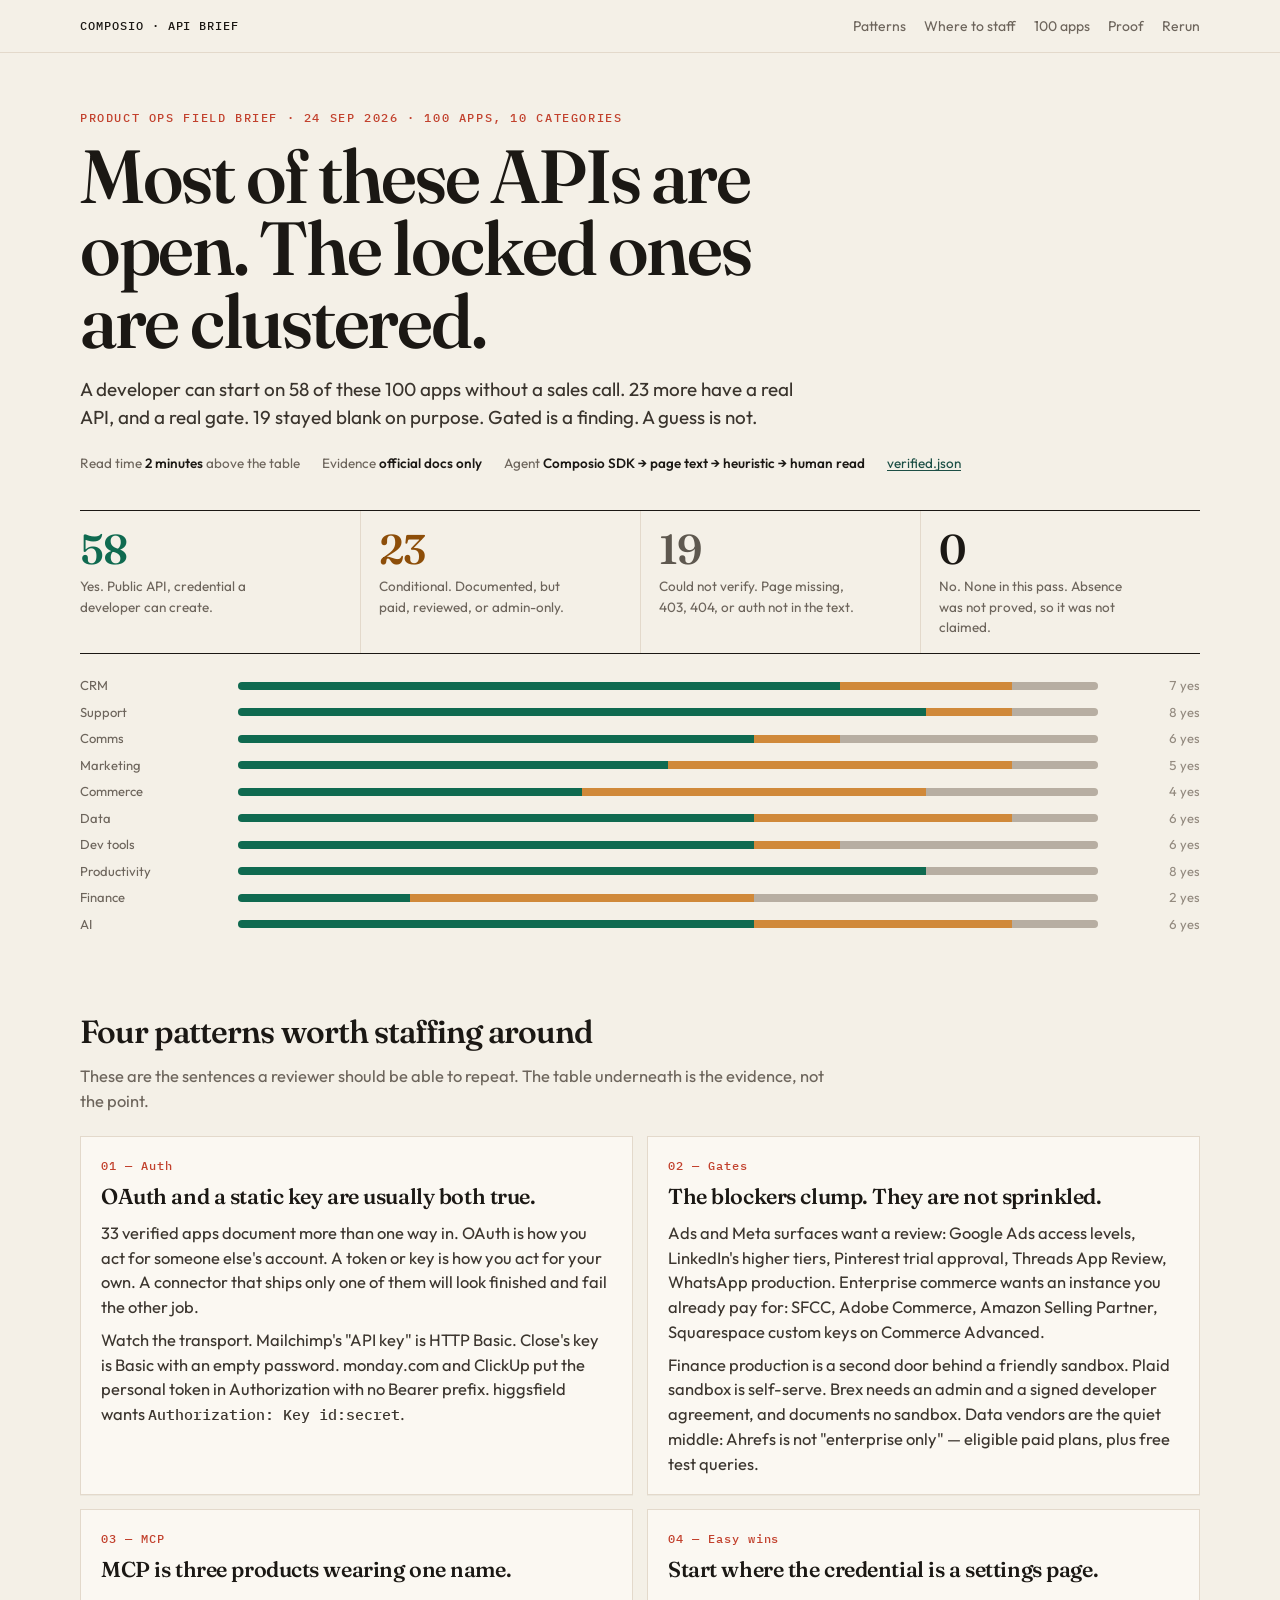
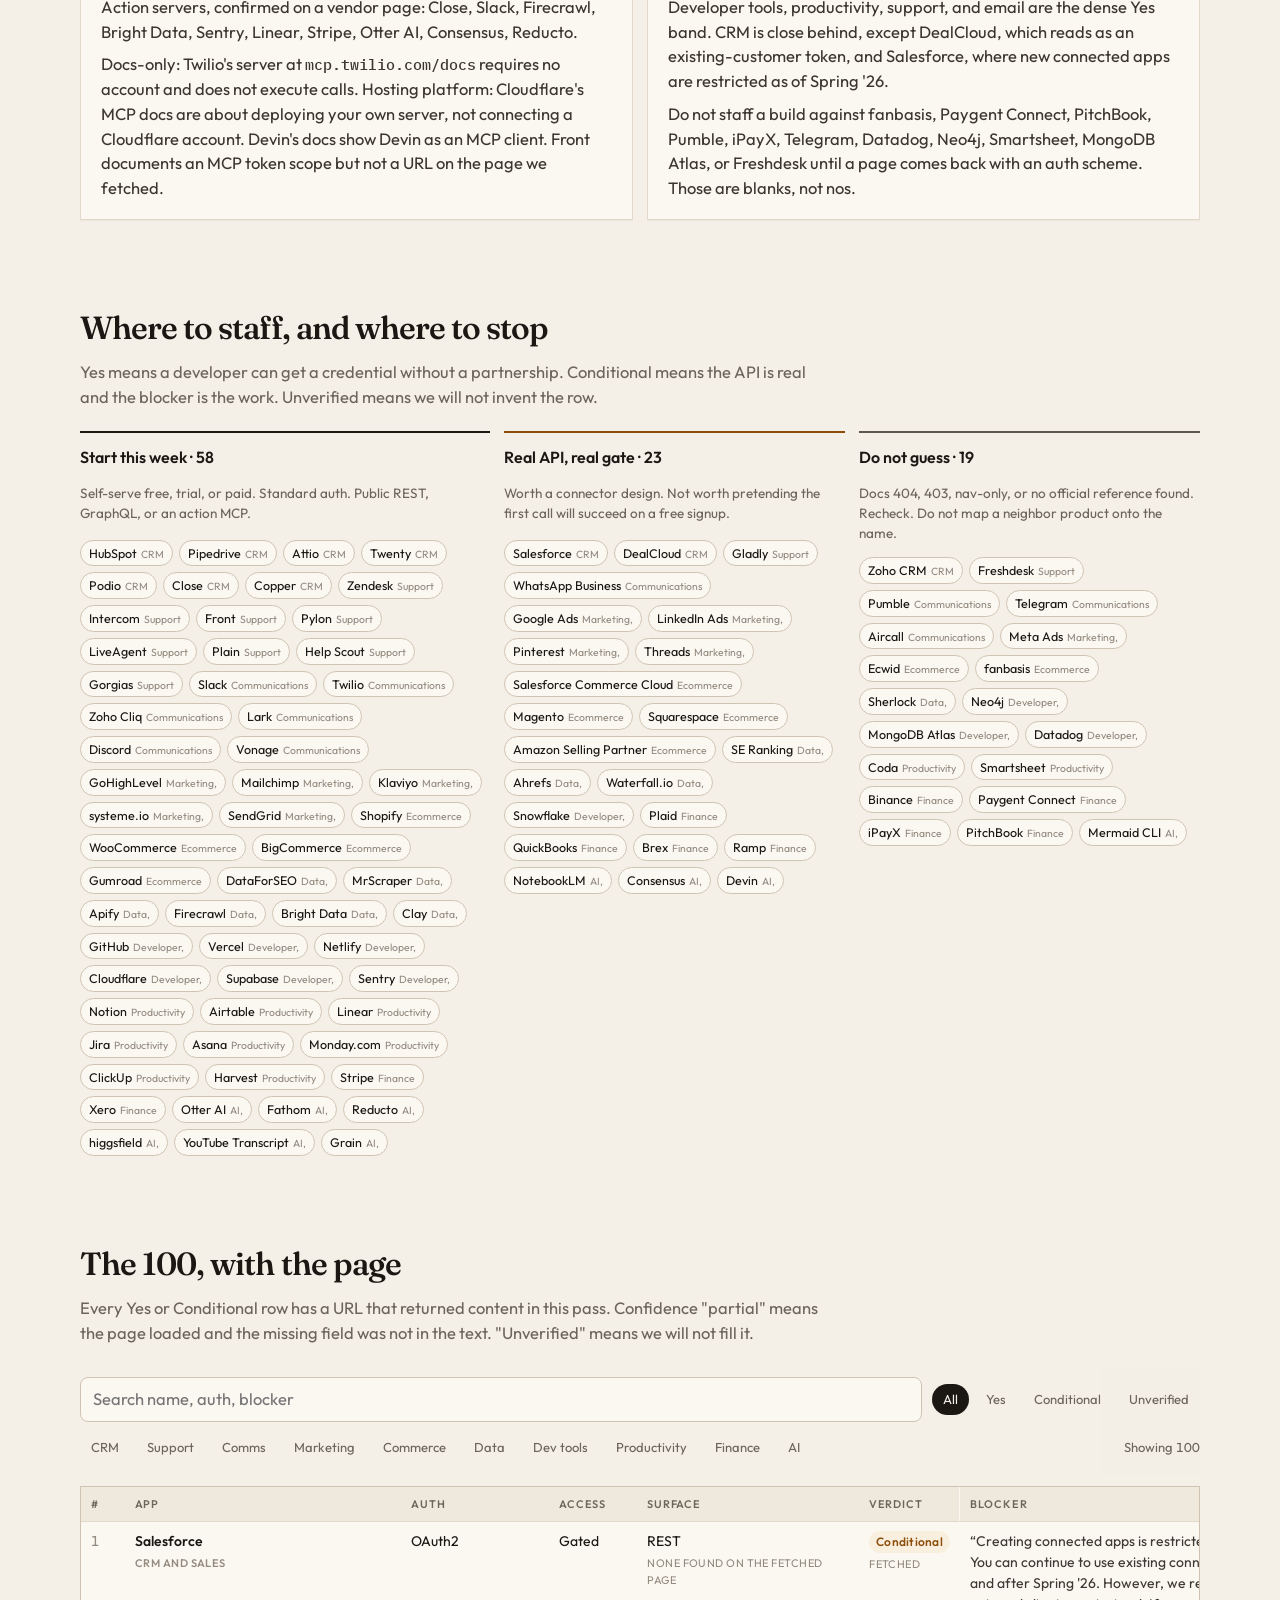
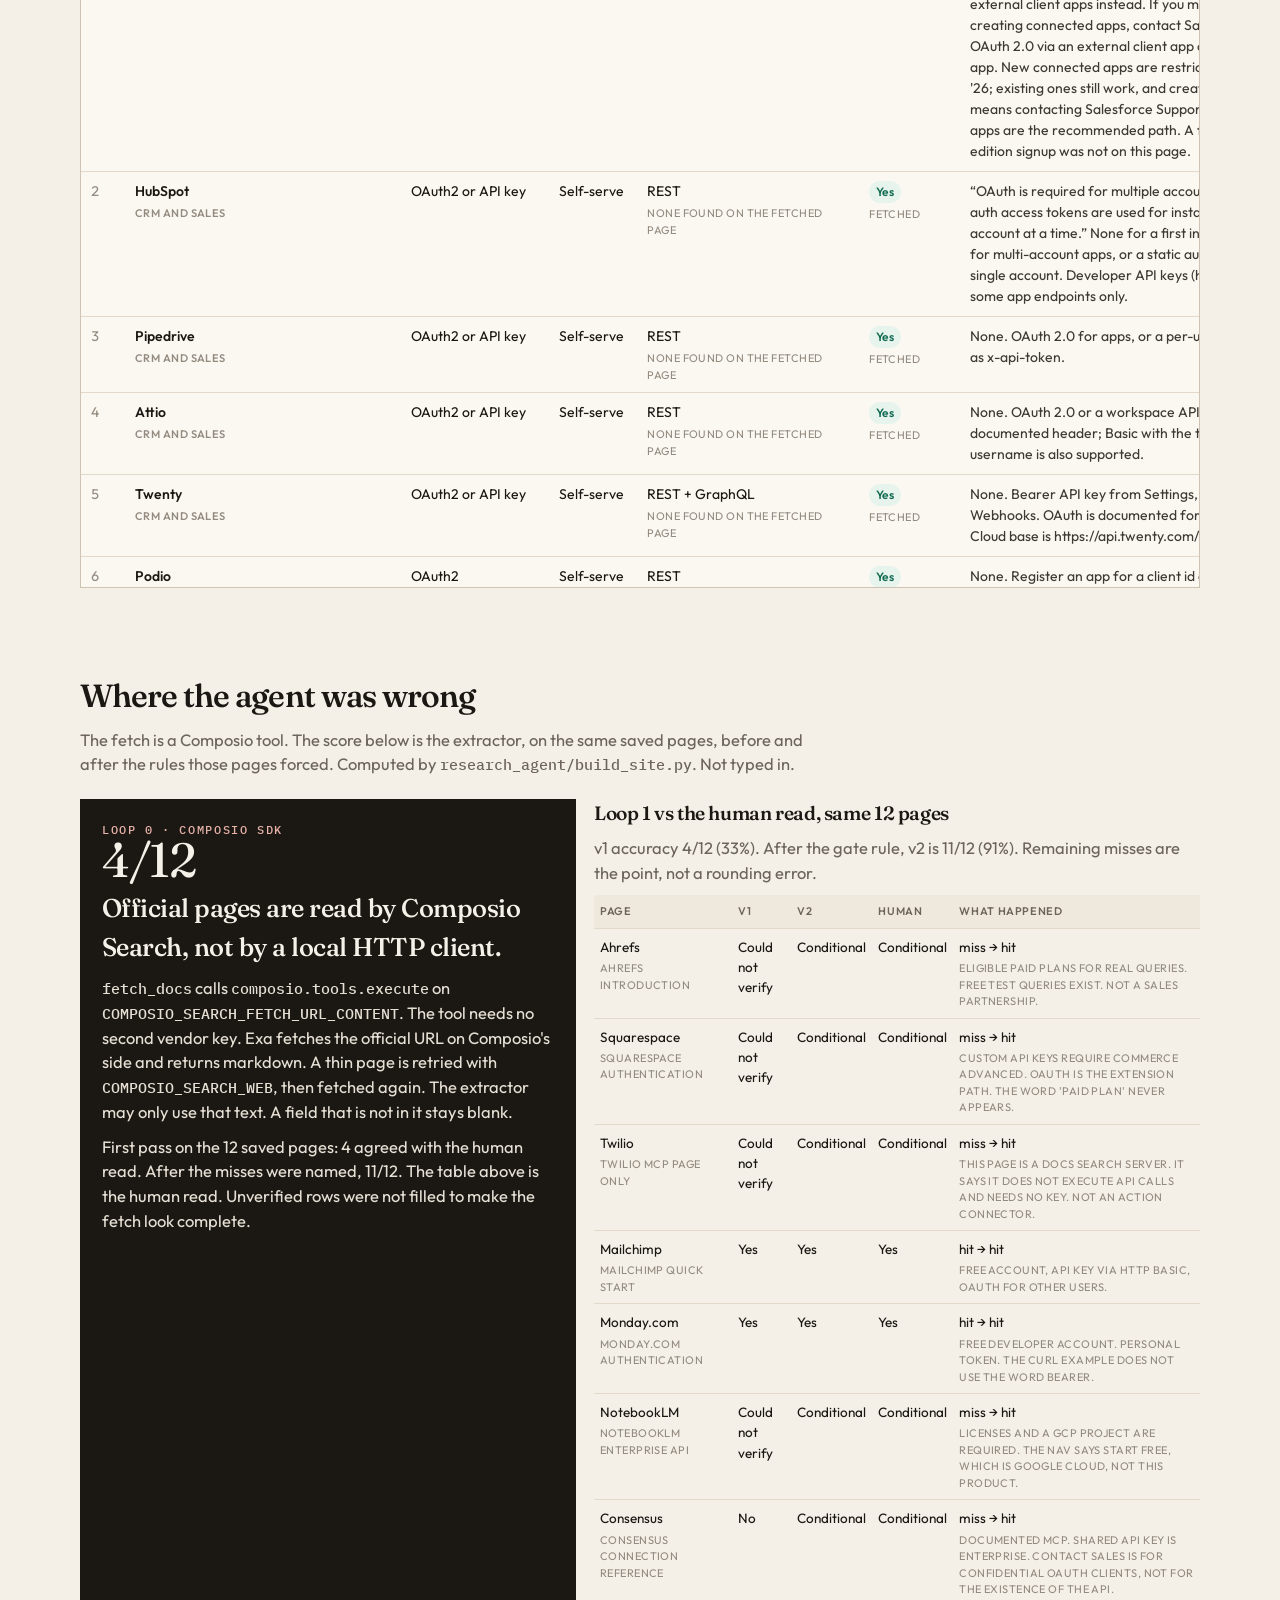
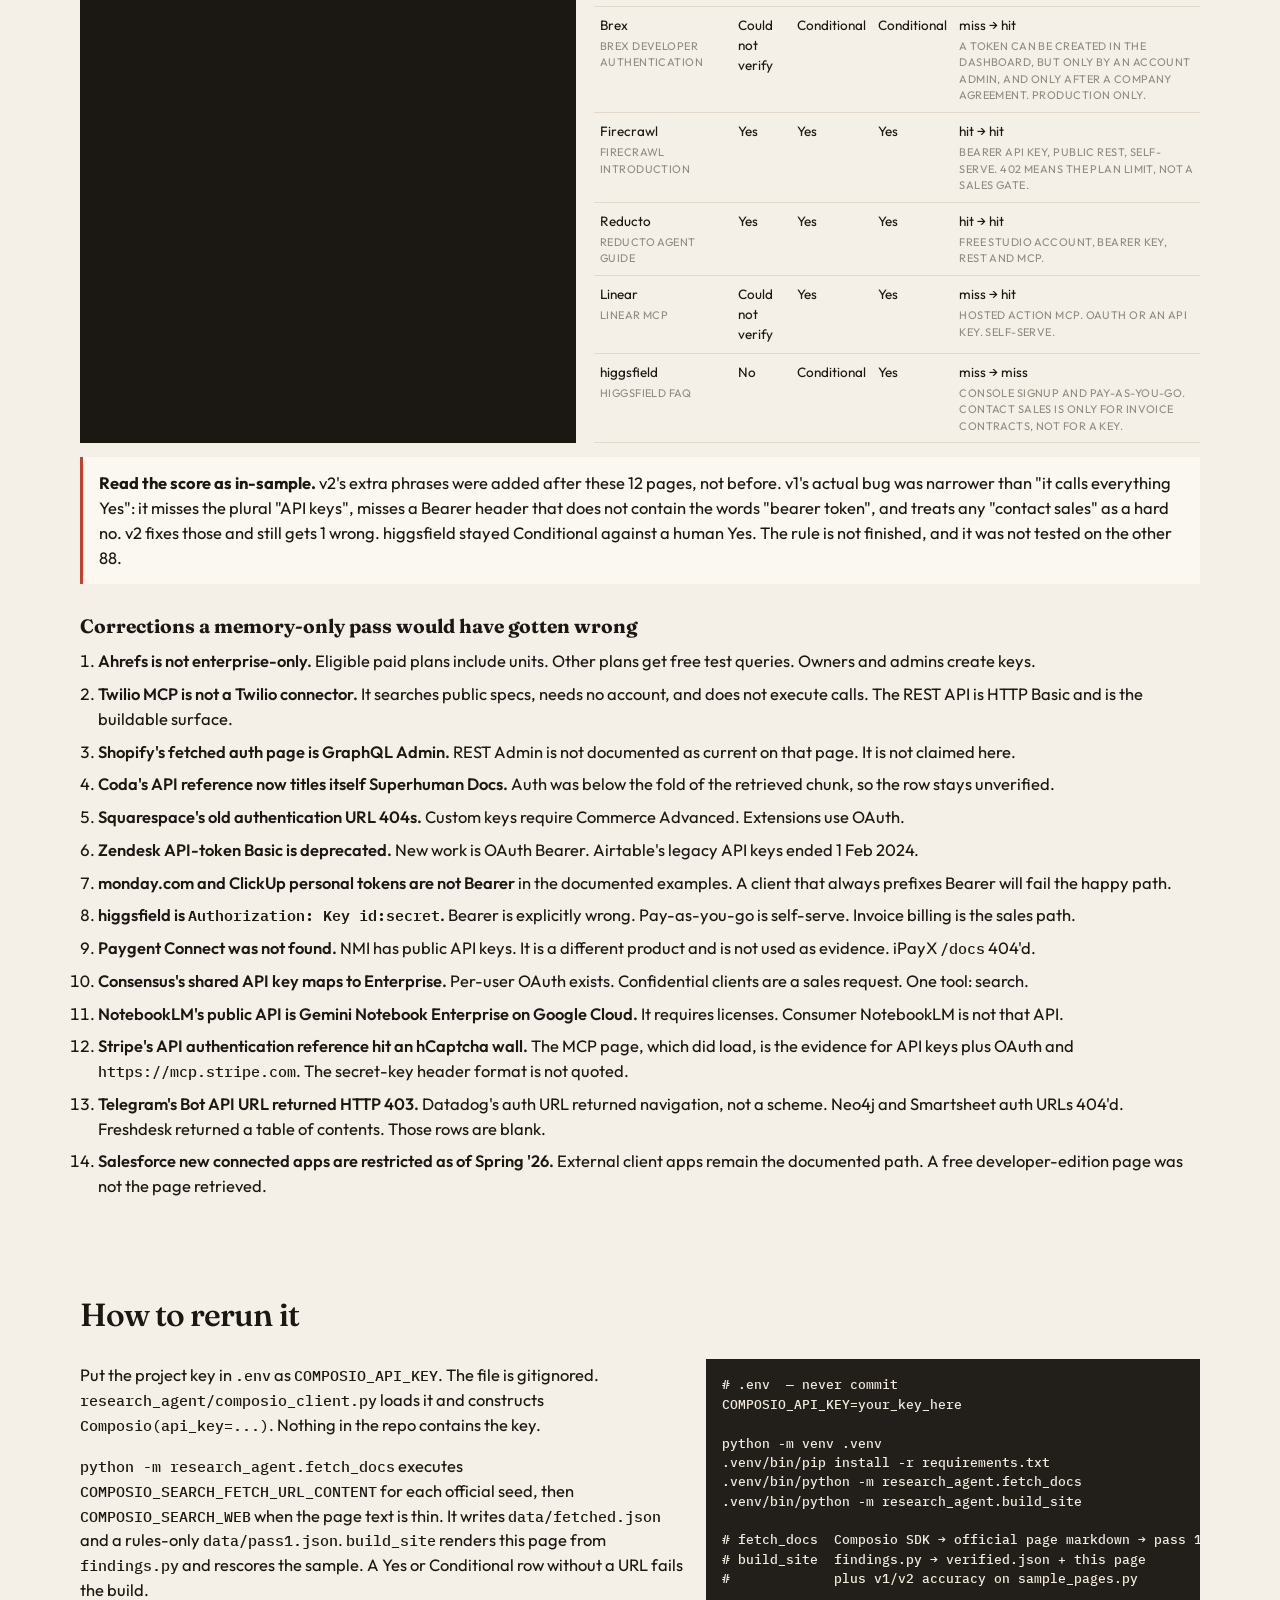
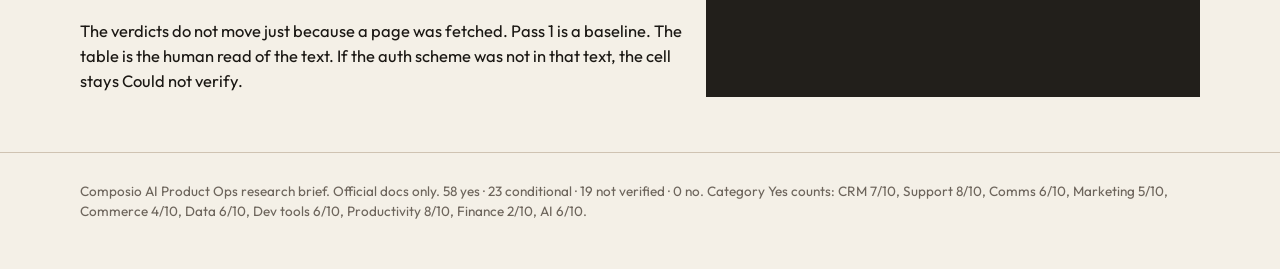
<file: docs/index.html>
<!DOCTYPE html>
<html lang="en">
<head>
<meta charset="utf-8">
<meta name="viewport" content="width=device-width, initial-scale=1">
<title>100 APIs, read from the docs — Composio research brief</title>
<meta name="description" content="Which of 100 apps a developer can actually connect, from official docs. Gated is a finding. Unverified stays blank.">
<link rel="preconnect" href="https://fonts.googleapis.com">
<link rel="preconnect" href="https://fonts.gstatic.com" crossorigin>
<link href="https://fonts.googleapis.com/css2?family=Fraunces:opsz,wght@9..144,520;9..144,600&family=IBM+Plex+Mono:wght@400;500&family=Outfit:wght@380;480;560&display=swap" rel="stylesheet">
<style>
:root {
  --paper: #f4f0e7;
  --paper-2: #fbf8f2;
  --ink: #1b1814;
  --muted: #6d655c;
  --faint: #948b80;
  --line: #e3d9cb;
  --line-strong: #cfc3b2;
  --accent: #c2412d;
  --pine: #1c4f45;
  --yes: #0f6a50;
  --yes-bg: #e7f4ee;
  --cond: #8d4e09;
  --cond-bg: #f8efdf;
  --unk: #5e584f;
  --unk-bg: #eeeae3;
  --shadow: 0 1px 0 rgba(28, 24, 20, 0.04);
  --serif: "Fraunces", "Iowan Old Style", "Palatino Linotype", Palatino, serif;
  --sans: "Outfit", "Avenir Next", "Segoe UI", sans-serif;
  --mono: "IBM Plex Mono", "ui-monospace", "SFMono-Regular", Menlo, monospace;
}

* { box-sizing: border-box; }
html { scroll-behavior: smooth; }
body {
  margin: 0;
  background:
    radial-gradient(1200px 500px at 90% -10%, rgba(194, 65, 45, 0.06), transparent 50%),
    var(--paper);
  color: var(--ink);
  font-family: var(--sans);
  font-size: 16.5px;
  line-height: 1.5;
  font-weight: 420;
}

a { color: var(--pine); text-underline-offset: 0.18em; }
a:hover { color: var(--accent); }
:focus-visible { outline: 2px solid var(--accent); outline-offset: 3px; }

.wrap { width: min(1120px, calc(100% - 40px)); margin: 0 auto; }
.kicker {
  font-family: var(--mono);
  font-size: 11.5px;
  letter-spacing: 0.14em;
  text-transform: uppercase;
  color: var(--accent);
  font-weight: 500;
}

nav.top {
  position: sticky;
  top: 0;
  z-index: 20;
  backdrop-filter: blur(10px);
  background: rgba(244, 240, 231, 0.9);
  border-bottom: 1px solid var(--line);
}
nav.top .wrap {
  display: flex;
  align-items: center;
  justify-content: space-between;
  gap: 16px;
  min-height: 52px;
}
nav.top .brand {
  font-family: var(--mono);
  font-size: 12px;
  letter-spacing: 0.08em;
  text-transform: uppercase;
  color: var(--ink);
  text-decoration: none;
}
nav.top .links { display: flex; gap: 18px; }
nav.top .links a {
  color: var(--muted);
  text-decoration: none;
  font-size: 14px;
}
nav.top .links a:hover { color: var(--ink); }

header.hero { padding: 56px 0 28px; }
header.hero h1 {
  font-family: var(--serif);
  font-weight: 560;
  font-size: clamp(2.5rem, 6.4vw, 4.7rem);
  line-height: 0.96;
  letter-spacing: -0.03em;
  margin: 14px 0 18px;
  max-width: 16ch;
}
.lede {
  font-size: 1.18rem;
  max-width: 62ch;
  color: #3a342d;
  margin: 0;
}
.meta-row {
  display: flex;
  flex-wrap: wrap;
  gap: 10px 22px;
  margin-top: 22px;
  color: var(--muted);
  font-size: 13.5px;
}
.meta-row strong { color: var(--ink); font-weight: 560; }

.scores {
  display: grid;
  grid-template-columns: repeat(4, 1fr);
  border-top: 1px solid var(--ink);
  border-bottom: 1px solid var(--ink);
  margin: 36px 0 8px;
}
.score { padding: 18px 16px 16px 0; }
.score + .score { border-left: 1px solid var(--line); padding-left: 18px; }
.score b {
  display: block;
  font-family: var(--serif);
  font-size: 2.6rem;
  font-weight: 560;
  letter-spacing: -0.03em;
  line-height: 1;
}
.score span { display: block; margin-top: 6px; color: var(--muted); font-size: 13.5px; max-width: 22ch; }
.score.yes b { color: var(--yes); }
.score.cond b { color: var(--cond); }
.score.unk b { color: var(--unk); }

.bars { display: grid; gap: 7px; margin: 22px 0 4px; }
.bar-row { display: grid; grid-template-columns: 148px 1fr 92px; gap: 10px; align-items: center; font-size: 13px; }
.bar-row .lab { color: var(--muted); }
.track { display: flex; height: 8px; background: #e7e0d4; border-radius: 99px; overflow: hidden; }
.track i { display: block; height: 100%; }
.track i.yes { background: var(--yes); }
.track i.cond { background: #d0893a; }
.track i.unk { background: #b7aea2; }
.bar-row .n { color: var(--faint); text-align: right; font-variant-numeric: tabular-nums; }

section { padding: 42px 0; }
section h2 {
  font-family: var(--serif);
  font-weight: 560;
  font-size: 2rem;
  letter-spacing: -0.03em;
  margin: 0 0 8px;
}
.section-lead { color: var(--muted); max-width: 68ch; margin: 0 0 22px; }

.patterns {
  display: grid;
  grid-template-columns: 1fr 1fr;
  gap: 14px;
}
.pattern {
  background: var(--paper-2);
  border: 1px solid var(--line);
  padding: 20px 20px 18px;
  box-shadow: var(--shadow);
}
.pattern .num {
  font-family: var(--mono);
  font-size: 12px;
  color: var(--accent);
  letter-spacing: 0.08em;
}
.pattern h3 {
  font-family: var(--serif);
  font-size: 1.35rem;
  font-weight: 560;
  letter-spacing: -0.02em;
  margin: 6px 0 8px;
}
.pattern p { margin: 0; color: #3c362f; }
.pattern p + p { margin-top: 8px; }

.staff {
  display: grid;
  grid-template-columns: 1.2fr 1fr 1fr;
  gap: 14px;
}
.col {
  border-top: 2px solid var(--ink);
  padding-top: 12px;
}
.col.gate { border-top-color: var(--cond); }
.col.stop { border-top-color: var(--unk); }
.col h3 { margin: 0 0 4px; font-size: 1rem; font-weight: 580; }
.col .hint { color: var(--muted); font-size: 13.5px; min-height: 3.2em; }
.chips { display: flex; flex-wrap: wrap; gap: 6px; margin-top: 10px; }
.chip {
  font-size: 12.5px;
  padding: 3px 8px;
  background: var(--paper-2);
  border: 1px solid var(--line-strong);
  border-radius: 999px;
  color: var(--ink);
  text-decoration: none;
}
.chip:hover { border-color: var(--ink); color: var(--ink); }
.chip small { color: var(--faint); margin-left: 4px; }

.toolbar {
  display: flex;
  flex-wrap: wrap;
  gap: 10px;
  align-items: center;
  margin: 8px 0 12px;
  position: sticky;
  top: 52px;
  z-index: 15;
  background: rgba(244, 240, 231, 0.94);
  padding: 10px 0;
}
input[type="search"] {
  flex: 1 1 220px;
  min-width: 180px;
  background: var(--paper-2);
  border: 1px solid var(--line-strong);
  border-radius: 8px;
  padding: 9px 12px;
  font: inherit;
  color: var(--ink);
}
.filters { display: flex; flex-wrap: wrap; gap: 6px; }
.filters button, .seg button {
  font: inherit;
  font-size: 13px;
  background: transparent;
  border: 1px solid transparent;
  border-radius: 999px;
  padding: 5px 10px;
  color: var(--muted);
  cursor: pointer;
}
.filters button[aria-pressed="true"], .seg button[aria-pressed="true"] {
  background: var(--ink);
  color: var(--paper);
}
.showing { margin-left: auto; color: var(--muted); font-size: 13px; font-variant-numeric: tabular-nums; }

.table-scroll {
  overflow: auto;
  border: 1px solid var(--line-strong);
  background: var(--paper-2);
  max-height: min(78vh, 920px);
}
table { width: 100%; border-collapse: collapse; font-size: 14px; }
th, td { text-align: left; padding: 9px 10px; vertical-align: top; border-bottom: 1px solid var(--line); }
th {
  position: sticky;
  top: 0;
  background: #efe8dc;
  font-size: 11px;
  letter-spacing: 0.08em;
  text-transform: uppercase;
  color: var(--muted);
  font-weight: 560;
  z-index: 1;
}
tr.hide { display: none; }
tr:hover td { background: #f7f3eb; }
td.name { font-weight: 560; white-space: nowrap; }
td.num { color: var(--faint); font-variant-numeric: tabular-nums; width: 2.2rem; }
.tag {
  display: inline-block;
  font-size: 12px;
  font-weight: 560;
  letter-spacing: 0.02em;
  padding: 2px 7px;
  border-radius: 999px;
}
.tag.yes { color: var(--yes); background: var(--yes-bg); }
.tag.cond { color: var(--cond); background: var(--cond-bg); }
.tag.unk { color: var(--unk); background: var(--unk-bg); }
.tag.no { color: #8d2e2e; background: #f8e6e4; }
td.blocker { color: #3f3933; min-width: 280px; max-width: 460px; }
td a { font-size: 13px; white-space: nowrap; }
.conf { display: block; margin-top: 3px; color: var(--faint); font-size: 11px; letter-spacing: 0.04em; text-transform: uppercase; }

.proof-grid { display: grid; grid-template-columns: 0.9fr 1.1fr; gap: 18px; }
.callout {
  background: var(--ink);
  color: #f6f1e8;
  padding: 22px;
}
.callout h3 { font-family: var(--serif); font-weight: 520; font-size: 1.6rem; margin: 8px 0 10px; letter-spacing: -0.02em; }
.callout p { margin: 0 0 10px; color: #e6dfd4; }
.callout .big {
  font-family: var(--serif);
  font-size: 3rem;
  line-height: 0.9;
  letter-spacing: -0.03em;
}
.misses { width: 100%; border-collapse: collapse; font-size: 13.5px; }
.misses th, .misses td { border-bottom: 1px solid var(--line); padding: 8px 6px; text-align: left; vertical-align: top; }
.misses th { font-size: 11px; letter-spacing: 0.06em; text-transform: uppercase; color: var(--muted); }
.lift { margin-top: 14px; padding: 14px 16px; border-left: 3px solid var(--accent); background: var(--paper-2); }
.corrections { margin: 0; padding-left: 18px; }
.corrections li { margin: 0 0 8px; }
.corrections li strong { font-weight: 580; }

.rerun {
  display: grid;
  grid-template-columns: 1.1fr 0.9fr;
  gap: 22px;
}
pre {
  background: #221f1b;
  color: #f3ecdf;
  padding: 16px 16px;
  overflow: auto;
  font-family: var(--mono);
  font-size: 12.5px;
  line-height: 1.55;
}
code { font-family: var(--mono); font-size: 0.92em; }
footer {
  border-top: 1px solid var(--line-strong);
  padding: 28px 0 48px;
  color: var(--muted);
  font-size: 13.5px;
}

@media (max-width: 860px) {
  .scores, .patterns, .staff, .proof-grid, .rerun { grid-template-columns: 1fr; }
  .score + .score { border-left: 0; padding-left: 0; border-top: 1px solid var(--line); }
  .showing { margin-left: 0; }
  nav.top .links { display: none; }
  td.blocker { min-width: 220px; }
}

</style>
</head>
<body>
<nav class="top">
  <div class="wrap">
    <a class="brand" href="#brief">Composio · API brief</a>
    <div class="links">
      <a href="#patterns">Patterns</a>
      <a href="#staff">Where to staff</a>
      <a href="#table">100 apps</a>
      <a href="#proof">Proof</a>
      <a href="#rerun">Rerun</a>
    </div>
  </div>
</nav>

<header class="hero" id="brief">
  <div class="wrap">
    <div class="kicker">Product ops field brief · 24 Sep 2026 · 100 apps, 10 categories</div>
    <h1>Most of these APIs are open. The locked ones are clustered.</h1>
    <p class="lede">A developer can start on 58 of these 100 apps without a sales call. 23 more have a real API, and a real gate. 19 stayed blank on purpose. Gated is a finding. A guess is not.</p>
    <div class="meta-row">
      <span>Read time <strong>2 minutes</strong> above the table</span>
      <span>Evidence <strong>official docs only</strong></span>
      <span>Agent <strong>Composio SDK → page text → heuristic → human read</strong></span>
      <span><a href="verified.json">verified.json</a></span>
    </div>
    <div class="scores" aria-label="Verdict counts">
      <div class="score yes"><b>58</b><span>Yes. Public API, credential a developer can create.</span></div>
      <div class="score cond"><b>23</b><span>Conditional. Documented, but paid, reviewed, or admin-only.</span></div>
      <div class="score unk"><b>19</b><span>Could not verify. Page missing, 403, 404, or auth not in the text.</span></div>
      <div class="score"><b>0</b><span>No. None in this pass. Absence was not proved, so it was not claimed.</span></div>
    </div>
    <div class="bars" aria-label="Yes share by category">
      <div class="bar-row"><span class="lab">CRM</span><div class="track" role="img" aria-label="CRM: 7 yes, 2 conditional, 1 unverified"><i class="yes" style="width:70.0%"></i><i class="cond" style="width:20.0%"></i><i class="unk" style="width:10.0%"></i></div><span class="n">7 yes</span></div><div class="bar-row"><span class="lab">Support</span><div class="track" role="img" aria-label="Support: 8 yes, 1 conditional, 1 unverified"><i class="yes" style="width:80.0%"></i><i class="cond" style="width:10.0%"></i><i class="unk" style="width:10.0%"></i></div><span class="n">8 yes</span></div><div class="bar-row"><span class="lab">Comms</span><div class="track" role="img" aria-label="Comms: 6 yes, 1 conditional, 3 unverified"><i class="yes" style="width:60.0%"></i><i class="cond" style="width:10.0%"></i><i class="unk" style="width:30.0%"></i></div><span class="n">6 yes</span></div><div class="bar-row"><span class="lab">Marketing</span><div class="track" role="img" aria-label="Marketing: 5 yes, 4 conditional, 1 unverified"><i class="yes" style="width:50.0%"></i><i class="cond" style="width:40.0%"></i><i class="unk" style="width:10.0%"></i></div><span class="n">5 yes</span></div><div class="bar-row"><span class="lab">Commerce</span><div class="track" role="img" aria-label="Commerce: 4 yes, 4 conditional, 2 unverified"><i class="yes" style="width:40.0%"></i><i class="cond" style="width:40.0%"></i><i class="unk" style="width:20.0%"></i></div><span class="n">4 yes</span></div><div class="bar-row"><span class="lab">Data</span><div class="track" role="img" aria-label="Data: 6 yes, 3 conditional, 1 unverified"><i class="yes" style="width:60.0%"></i><i class="cond" style="width:30.0%"></i><i class="unk" style="width:10.0%"></i></div><span class="n">6 yes</span></div><div class="bar-row"><span class="lab">Dev tools</span><div class="track" role="img" aria-label="Dev tools: 6 yes, 1 conditional, 3 unverified"><i class="yes" style="width:60.0%"></i><i class="cond" style="width:10.0%"></i><i class="unk" style="width:30.0%"></i></div><span class="n">6 yes</span></div><div class="bar-row"><span class="lab">Productivity</span><div class="track" role="img" aria-label="Productivity: 8 yes, 0 conditional, 2 unverified"><i class="yes" style="width:80.0%"></i><i class="cond" style="width:0.0%"></i><i class="unk" style="width:20.0%"></i></div><span class="n">8 yes</span></div><div class="bar-row"><span class="lab">Finance</span><div class="track" role="img" aria-label="Finance: 2 yes, 4 conditional, 4 unverified"><i class="yes" style="width:20.0%"></i><i class="cond" style="width:40.0%"></i><i class="unk" style="width:40.0%"></i></div><span class="n">2 yes</span></div><div class="bar-row"><span class="lab">AI</span><div class="track" role="img" aria-label="AI: 6 yes, 3 conditional, 1 unverified"><i class="yes" style="width:60.0%"></i><i class="cond" style="width:30.0%"></i><i class="unk" style="width:10.0%"></i></div><span class="n">6 yes</span></div>
    </div>
  </div>
</header>

<section id="patterns">
  <div class="wrap">
    <h2>Four patterns worth staffing around</h2>
    <p class="section-lead">These are the sentences a reviewer should be able to repeat. The table underneath is the evidence, not the point.</p>
    <div class="patterns">
      <article class="pattern">
        <div class="num">01 — Auth</div>
        <h3>OAuth and a static key are usually both true.</h3>
        <p>33 verified apps document more than one way in. OAuth is how you act for someone else's account. A token or key is how you act for your own. A connector that ships only one of them will look finished and fail the other job.</p>
        <p>Watch the transport. Mailchimp's "API key" is HTTP Basic. Close's key is Basic with an empty password. monday.com and ClickUp put the personal token in Authorization with no Bearer prefix. higgsfield wants <code>Authorization: Key id:secret</code>.</p>
      </article>
      <article class="pattern">
        <div class="num">02 — Gates</div>
        <h3>The blockers clump. They are not sprinkled.</h3>
        <p>Ads and Meta surfaces want a review: Google Ads access levels, LinkedIn's higher tiers, Pinterest trial approval, Threads App Review, WhatsApp production. Enterprise commerce wants an instance you already pay for: SFCC, Adobe Commerce, Amazon Selling Partner, Squarespace custom keys on Commerce Advanced.</p>
        <p>Finance production is a second door behind a friendly sandbox. Plaid sandbox is self-serve. Brex needs an admin and a signed developer agreement, and documents no sandbox. Data vendors are the quiet middle: Ahrefs is not "enterprise only" — eligible paid plans, plus free test queries.</p>
      </article>
      <article class="pattern">
        <div class="num">03 — MCP</div>
        <h3>MCP is three products wearing one name.</h3>
        <p>Action servers, confirmed on a vendor page: Close, Slack, Firecrawl, Bright Data, Sentry, Linear, Stripe, Otter AI, Consensus, Reducto.</p>
        <p>Docs-only: Twilio's server at <code>mcp.twilio.com/docs</code> requires no account and does not execute calls. Hosting platform: Cloudflare's MCP docs are about deploying your own server, not connecting a Cloudflare account. Devin's docs show Devin as an MCP client. Front documents an MCP token scope but not a URL on the page we fetched.</p>
      </article>
      <article class="pattern">
        <div class="num">04 — Easy wins</div>
        <h3>Start where the credential is a settings page.</h3>
        <p>Developer tools, productivity, support, and email are the dense Yes band. CRM is close behind, except DealCloud, which reads as an existing-customer token, and Salesforce, where new connected apps are restricted as of Spring '26.</p>
        <p>Do not staff a build against fanbasis, Paygent Connect, PitchBook, Pumble, iPayX, Telegram, Datadog, Neo4j, Smartsheet, MongoDB Atlas, or Freshdesk until a page comes back with an auth scheme. Those are blanks, not nos.</p>
      </article>
    </div>
  </div>
</section>

<section id="staff">
  <div class="wrap">
    <h2>Where to staff, and where to stop</h2>
    <p class="section-lead">Yes means a developer can get a credential without a partnership. Conditional means the API is real and the blocker is the work. Unverified means we will not invent the row.</p>
    <div class="staff">
      <div class="col">
        <h3>Start this week · 58</h3>
        <p class="hint">Self-serve free, trial, or paid. Standard auth. Public REST, GraphQL, or an action MCP.</p>
        <div class="chips"><a class="chip" href="#row-2">HubSpot<small>CRM</small></a><a class="chip" href="#row-3">Pipedrive<small>CRM</small></a><a class="chip" href="#row-4">Attio<small>CRM</small></a><a class="chip" href="#row-5">Twenty<small>CRM</small></a><a class="chip" href="#row-6">Podio<small>CRM</small></a><a class="chip" href="#row-8">Close<small>CRM</small></a><a class="chip" href="#row-9">Copper<small>CRM</small></a><a class="chip" href="#row-11">Zendesk<small>Support</small></a><a class="chip" href="#row-12">Intercom<small>Support</small></a><a class="chip" href="#row-14">Front<small>Support</small></a><a class="chip" href="#row-15">Pylon<small>Support</small></a><a class="chip" href="#row-16">LiveAgent<small>Support</small></a><a class="chip" href="#row-17">Plain<small>Support</small></a><a class="chip" href="#row-18">Help Scout<small>Support</small></a><a class="chip" href="#row-19">Gorgias<small>Support</small></a><a class="chip" href="#row-21">Slack<small>Communications</small></a><a class="chip" href="#row-22">Twilio<small>Communications</small></a><a class="chip" href="#row-23">Zoho Cliq<small>Communications</small></a><a class="chip" href="#row-24">Lark<small>Communications</small></a><a class="chip" href="#row-26">Discord<small>Communications</small></a><a class="chip" href="#row-30">Vonage<small>Communications</small></a><a class="chip" href="#row-34">GoHighLevel<small>Marketing,</small></a><a class="chip" href="#row-35">Mailchimp<small>Marketing,</small></a><a class="chip" href="#row-36">Klaviyo<small>Marketing,</small></a><a class="chip" href="#row-37">systeme.io<small>Marketing,</small></a><a class="chip" href="#row-40">SendGrid<small>Marketing,</small></a><a class="chip" href="#row-41">Shopify<small>Ecommerce</small></a><a class="chip" href="#row-42">WooCommerce<small>Ecommerce</small></a><a class="chip" href="#row-43">BigCommerce<small>Ecommerce</small></a><a class="chip" href="#row-48">Gumroad<small>Ecommerce</small></a><a class="chip" href="#row-51">DataForSEO<small>Data,</small></a><a class="chip" href="#row-54">MrScraper<small>Data,</small></a><a class="chip" href="#row-55">Apify<small>Data,</small></a><a class="chip" href="#row-56">Firecrawl<small>Data,</small></a><a class="chip" href="#row-57">Bright Data<small>Data,</small></a><a class="chip" href="#row-60">Clay<small>Data,</small></a><a class="chip" href="#row-61">GitHub<small>Developer,</small></a><a class="chip" href="#row-62">Vercel<small>Developer,</small></a><a class="chip" href="#row-63">Netlify<small>Developer,</small></a><a class="chip" href="#row-64">Cloudflare<small>Developer,</small></a><a class="chip" href="#row-65">Supabase<small>Developer,</small></a><a class="chip" href="#row-70">Sentry<small>Developer,</small></a><a class="chip" href="#row-71">Notion<small>Productivity</small></a><a class="chip" href="#row-72">Airtable<small>Productivity</small></a><a class="chip" href="#row-73">Linear<small>Productivity</small></a><a class="chip" href="#row-74">Jira<small>Productivity</small></a><a class="chip" href="#row-75">Asana<small>Productivity</small></a><a class="chip" href="#row-76">Monday.com<small>Productivity</small></a><a class="chip" href="#row-77">ClickUp<small>Productivity</small></a><a class="chip" href="#row-80">Harvest<small>Productivity</small></a><a class="chip" href="#row-81">Stripe<small>Finance</small></a><a class="chip" href="#row-87">Xero<small>Finance</small></a><a class="chip" href="#row-92">Otter AI<small>AI,</small></a><a class="chip" href="#row-93">Fathom<small>AI,</small></a><a class="chip" href="#row-95">Reducto<small>AI,</small></a><a class="chip" href="#row-97">higgsfield<small>AI,</small></a><a class="chip" href="#row-99">YouTube Transcript<small>AI,</small></a><a class="chip" href="#row-100">Grain<small>AI,</small></a></div>
      </div>
      <div class="col gate">
        <h3>Real API, real gate · 23</h3>
        <p class="hint">Worth a connector design. Not worth pretending the first call will succeed on a free signup.</p>
        <div class="chips"><a class="chip" href="#row-1">Salesforce<small>CRM</small></a><a class="chip" href="#row-10">DealCloud<small>CRM</small></a><a class="chip" href="#row-20">Gladly<small>Support</small></a><a class="chip" href="#row-28">WhatsApp Business<small>Communications</small></a><a class="chip" href="#row-31">Google Ads<small>Marketing,</small></a><a class="chip" href="#row-33">LinkedIn Ads<small>Marketing,</small></a><a class="chip" href="#row-38">Pinterest<small>Marketing,</small></a><a class="chip" href="#row-39">Threads<small>Marketing,</small></a><a class="chip" href="#row-44">Salesforce Commerce Cloud<small>Ecommerce</small></a><a class="chip" href="#row-45">Magento<small>Ecommerce</small></a><a class="chip" href="#row-46">Squarespace<small>Ecommerce</small></a><a class="chip" href="#row-49">Amazon Selling Partner<small>Ecommerce</small></a><a class="chip" href="#row-52">SE Ranking<small>Data,</small></a><a class="chip" href="#row-53">Ahrefs<small>Data,</small></a><a class="chip" href="#row-59">Waterfall.io<small>Data,</small></a><a class="chip" href="#row-67">Snowflake<small>Developer,</small></a><a class="chip" href="#row-82">Plaid<small>Finance</small></a><a class="chip" href="#row-86">QuickBooks<small>Finance</small></a><a class="chip" href="#row-88">Brex<small>Finance</small></a><a class="chip" href="#row-89">Ramp<small>Finance</small></a><a class="chip" href="#row-91">NotebookLM<small>AI,</small></a><a class="chip" href="#row-94">Consensus<small>AI,</small></a><a class="chip" href="#row-96">Devin<small>AI,</small></a></div>
      </div>
      <div class="col stop">
        <h3>Do not guess · 19</h3>
        <p class="hint">Docs 404, 403, nav-only, or no official reference found. Recheck. Do not map a neighbor product onto the name.</p>
        <div class="chips"><a class="chip" href="#row-7">Zoho CRM<small>CRM</small></a><a class="chip" href="#row-13">Freshdesk<small>Support</small></a><a class="chip" href="#row-25">Pumble<small>Communications</small></a><a class="chip" href="#row-27">Telegram<small>Communications</small></a><a class="chip" href="#row-29">Aircall<small>Communications</small></a><a class="chip" href="#row-32">Meta Ads<small>Marketing,</small></a><a class="chip" href="#row-47">Ecwid<small>Ecommerce</small></a><a class="chip" href="#row-50">fanbasis<small>Ecommerce</small></a><a class="chip" href="#row-58">Sherlock<small>Data,</small></a><a class="chip" href="#row-66">Neo4j<small>Developer,</small></a><a class="chip" href="#row-68">MongoDB Atlas<small>Developer,</small></a><a class="chip" href="#row-69">Datadog<small>Developer,</small></a><a class="chip" href="#row-78">Coda<small>Productivity</small></a><a class="chip" href="#row-79">Smartsheet<small>Productivity</small></a><a class="chip" href="#row-83">Binance<small>Finance</small></a><a class="chip" href="#row-84">Paygent Connect<small>Finance</small></a><a class="chip" href="#row-85">iPayX<small>Finance</small></a><a class="chip" href="#row-90">PitchBook<small>Finance</small></a><a class="chip" href="#row-98">Mermaid CLI<small>AI,</small></a></div>
      </div>
    </div>
  </div>
</section>

<section id="table">
  <div class="wrap">
    <h2>The 100, with the page</h2>
    <p class="section-lead">Every Yes or Conditional row has a URL that returned content in this pass. Confidence "partial" means the page loaded and the missing field was not in the text. "Unverified" means we will not fill it.</p>
    <div class="toolbar">
      <label class="visually-hidden" for="q" style="position:absolute;left:-9999px">Search apps</label>
      <input id="q" type="search" placeholder="Search name, auth, blocker" autocomplete="off">
      <div class="filters" id="verdicts">
        <button type="button" data-v="all" aria-pressed="true">All</button>
        <button type="button" data-v="Yes" aria-pressed="false">Yes</button>
        <button type="button" data-v="Conditional" aria-pressed="false">Conditional</button>
        <button type="button" data-v="Could not verify" aria-pressed="false">Unverified</button>
      </div>
      <div class="filters" id="cats"><button type="button" data-cat="crm" aria-pressed="false">CRM</button><button type="button" data-cat="support" aria-pressed="false">Support</button><button type="button" data-cat="comms" aria-pressed="false">Comms</button><button type="button" data-cat="marketing" aria-pressed="false">Marketing</button><button type="button" data-cat="ecom" aria-pressed="false">Commerce</button><button type="button" data-cat="data" aria-pressed="false">Data</button><button type="button" data-cat="dev" aria-pressed="false">Dev tools</button><button type="button" data-cat="productivity" aria-pressed="false">Productivity</button><button type="button" data-cat="finance" aria-pressed="false">Finance</button><button type="button" data-cat="ai" aria-pressed="false">AI</button></div>
      <div class="showing" id="showing">Showing 100</div>
    </div>
    <div class="table-scroll">
      <table>
        <thead>
          <tr>
            <th>#</th><th>App</th><th>Auth</th><th>Access</th><th>Surface</th><th>Verdict</th><th>Blocker</th><th>Evidence</th>
          </tr>
        </thead>
        <tbody id="rows">
          <tr id="row-1" data-v="Conditional" data-c="crm" data-k="fetched" data-q="salesforce oauth2 oauth 2.0 via an external client app or a connected app. new connected apps are restricted as of spring &#x27;26; existing ones still work, and creating a new one means contacting salesforce support. external client apps are the recommended path. a free developer-edition signup was not on this page."><td class="num">1</td><td class="name">Salesforce<span class="conf">CRM and Sales</span></td><td>OAuth2</td><td>Gated</td><td>REST<span class="conf">None found on the fetched page</span></td><td><span class="tag cond">Conditional</span><span class="conf">fetched</span></td><td class="blocker"><q>Creating connected apps is restricted as of Spring &#x27;26. You can continue to use existing connected apps during and after Spring &#x27;26. However, we recommend using external client apps instead. If you must continue creating connected apps, contact Salesforce Support.</q> OAuth 2.0 via an external client app or a connected app. New connected apps are restricted as of Spring &#x27;26; existing ones still work, and creating a new one means contacting Salesforce Support. External client apps are the recommended path. A free developer-edition signup was not on this page.</td><td><a href="https://developer.salesforce.com/docs/platform/api-rest/guide/intro-oauth-and-connected-apps.html" target="_blank" rel="noopener">Source</a></td></tr><tr id="row-2" data-v="Yes" data-c="crm" data-k="fetched" data-q="hubspot oauth2 or api key none for a first integration. oauth for multi-account apps, or a static auth token for a single account. developer api keys (hapikey) cover some app endpoints only."><td class="num">2</td><td class="name">HubSpot<span class="conf">CRM and Sales</span></td><td>OAuth2 or API key</td><td>Self-serve</td><td>REST<span class="conf">None found on the fetched page</span></td><td><span class="tag yes">Yes</span><span class="conf">fetched</span></td><td class="blocker"><q>OAuth is required for multiple accounts, while static auth access tokens are used for installing in a single account at a time.</q> None for a first integration. OAuth for multi-account apps, or a static auth token for a single account. Developer API keys (hapikey) cover some app endpoints only.</td><td><a href="https://developers.hubspot.com/docs/apps/developer-platform/build-apps/authentication/overview" target="_blank" rel="noopener">Source</a></td></tr><tr id="row-3" data-v="Yes" data-c="crm" data-k="fetched" data-q="pipedrive oauth2 or api key none. oauth 2.0 for apps, or a per-user api token sent as x-api-token."><td class="num">3</td><td class="name">Pipedrive<span class="conf">CRM and Sales</span></td><td>OAuth2 or API key</td><td>Self-serve</td><td>REST<span class="conf">None found on the fetched page</span></td><td><span class="tag yes">Yes</span><span class="conf">fetched</span></td><td class="blocker">None. OAuth 2.0 for apps, or a per-user API token sent as x-api-token.</td><td><a href="https://pipedrive.readme.io/docs/core-api-concepts-authentication" target="_blank" rel="noopener">Source</a></td></tr><tr id="row-4" data-v="Yes" data-c="crm" data-k="fetched" data-q="attio oauth2 or api key none. oauth 2.0 or a workspace api key. bearer is the documented header; basic with the token as the username is also supported."><td class="num">4</td><td class="name">Attio<span class="conf">CRM and Sales</span></td><td>OAuth2 or API key</td><td>Self-serve</td><td>REST<span class="conf">None found on the fetched page</span></td><td><span class="tag yes">Yes</span><span class="conf">fetched</span></td><td class="blocker">None. OAuth 2.0 or a workspace API key. Bearer is the documented header; Basic with the token as the username is also supported.</td><td><a href="https://docs.attio.com/rest-api/guides/authentication" target="_blank" rel="noopener">Source</a></td></tr><tr id="row-5" data-v="Yes" data-c="crm" data-k="fetched" data-q="twenty oauth2 or api key none. bearer api key from settings, api and webhooks. oauth is documented for external apps. cloud base is https://api.twenty.com/."><td class="num">5</td><td class="name">Twenty<span class="conf">CRM and Sales</span></td><td>OAuth2 or API key</td><td>Self-serve</td><td>REST + GraphQL<span class="conf">None found on the fetched page</span></td><td><span class="tag yes">Yes</span><span class="conf">fetched</span></td><td class="blocker">None. Bearer API key from Settings, API and Webhooks. OAuth is documented for external apps. Cloud base is https://api.twenty.com/.</td><td><a href="https://docs.twenty.com/developers/extend/api" target="_blank" rel="noopener">Source</a></td></tr><tr id="row-6" data-v="Yes" data-c="crm" data-k="fetched" data-q="podio oauth2 none. register an app for a client id and secret. requests use authorization: oauth2 access_token."><td class="num">6</td><td class="name">Podio<span class="conf">CRM and Sales</span></td><td>OAuth2</td><td>Self-serve</td><td>REST<span class="conf">None found on the fetched page</span></td><td><span class="tag yes">Yes</span><span class="conf">fetched</span></td><td class="blocker">None. Register an app for a client id and secret. Requests use Authorization: OAuth2 ACCESS_TOKEN.</td><td><a href="https://developers.podio.com/authentication" target="_blank" rel="noopener">Source</a></td></tr><tr id="row-7" data-v="Could not verify" data-c="crm" data-k="partial" data-q="zoho crm oauth2 the official v8 page is titled oauth 2.0 overview, but the retrieved chunk was navigation, not the auth body. self-serve signup was not in the retrieved text."><td class="num">7</td><td class="name">Zoho CRM<span class="conf">CRM and Sales</span></td><td>OAuth2</td><td>Could not verify</td><td>Could not verify<span class="conf">Could not verify</span></td><td><span class="tag unk">Could not verify</span><span class="conf">partial</span></td><td class="blocker">The official v8 page is titled OAuth 2.0 overview, but the retrieved chunk was navigation, not the auth body. Self-serve signup was not in the retrieved text.</td><td><a href="https://www.zoho.com/crm/developer/docs/api/v8/oauth-overview.html" target="_blank" rel="noopener">Source</a></td></tr><tr id="row-8" data-v="Yes" data-c="crm" data-k="fetched" data-q="close api key (http basic) or oauth2 none. api key is the basic username with an empty password, or use oauth 2.0. keys are in settings, developer."><td class="num">8</td><td class="name">Close<span class="conf">CRM and Sales</span></td><td>API key (HTTP Basic) or OAuth2</td><td>Self-serve</td><td>REST + MCP<span class="conf">Official action server at https://mcp.close.com/mcp</span></td><td><span class="tag yes">Yes</span><span class="conf">fetched</span></td><td class="blocker">None. API key is the Basic username with an empty password, or use OAuth 2.0. Keys are in Settings, Developer.</td><td><a href="https://developer.close.com/api/overview/api-key-authentication" target="_blank" rel="noopener">Source</a></td></tr><tr id="row-9" data-v="Yes" data-c="crm" data-k="fetched" data-q="copper api key or oauth2 none for a first integration. api key (a token header plus the user email) or oauth 2.0. exact header names were not in the retrieved chunk."><td class="num">9</td><td class="name">Copper<span class="conf">CRM and Sales</span></td><td>API key or OAuth2</td><td>Self-serve</td><td>REST<span class="conf">None found on the fetched page</span></td><td><span class="tag yes">Yes</span><span class="conf">fetched</span></td><td class="blocker">None for a first integration. API key (a token header plus the user email) or OAuth 2.0. Exact header names were not in the retrieved chunk.</td><td><a href="https://developer.copper.com/introduction/authentication.html" target="_blank" rel="noopener">Source</a></td></tr><tr id="row-10" data-v="Conditional" data-c="crm" data-k="fetched" data-q="dealcloud oauth2 (client credentials) token endpoint is client_id plus client_secret, bearer, site-specific base url. a public signup was not on the token page. treat it as an existing-customer api until a signup page is verified."><td class="num">10</td><td class="name">DealCloud<span class="conf">CRM and Sales</span></td><td>OAuth2 (client credentials)</td><td>Gated</td><td>REST<span class="conf">None found on the fetched page</span></td><td><span class="tag cond">Conditional</span><span class="conf">fetched</span></td><td class="blocker">Token endpoint is client_id plus client_secret, Bearer, site-specific base URL. A public signup was not on the token page. Treat it as an existing-customer API until a signup page is verified.</td><td><a href="https://api.docs.dealcloud.com/docs/token" target="_blank" rel="noopener">Source</a></td></tr><tr id="row-11" data-v="Yes" data-c="support" data-k="fetched" data-q="zendesk oauth2 api-token basic auth (email/token:token) is deprecated. new work should use oauth bearer. a verified zendesk user can start; multi-customer apps use global oauth."><td class="num">11</td><td class="name">Zendesk<span class="conf">Support and Helpdesk</span></td><td>OAuth2</td><td>Self-serve</td><td>REST<span class="conf">None found on the fetched page</span></td><td><span class="tag yes">Yes</span><span class="conf">fetched</span></td><td class="blocker">API-token Basic auth (email/token:token) is deprecated. New work should use OAuth Bearer. A verified Zendesk user can start; multi-customer apps use global OAuth.</td><td><a href="https://developer.zendesk.com/api-reference/introduction/security-and-auth/" target="_blank" rel="noopener">Source</a></td></tr><tr id="row-12" data-v="Yes" data-c="support" data-k="fetched" data-q="intercom api key or oauth2 none. private-app access token or public-app oauth, both bearer. apps are created in the developer hub."><td class="num">12</td><td class="name">Intercom<span class="conf">Support and Helpdesk</span></td><td>API key or OAuth2</td><td>Self-serve</td><td>REST<span class="conf">None found on the fetched page</span></td><td><span class="tag yes">Yes</span><span class="conf">fetched</span></td><td class="blocker">None. Private-app access token or public-app OAuth, both Bearer. Apps are created in the Developer Hub.</td><td><a href="https://developers.intercom.com/docs/build-an-integration/learn-more/authentication" target="_blank" rel="noopener">Source</a></td></tr><tr id="row-13" data-v="Could not verify" data-c="support" data-k="partial" data-q="freshdesk not found developers.freshdesk.com/api/ loaded a table of contents only. the authentication section body was not in the retrieved chunk. do not fill this from memory."><td class="num">13</td><td class="name">Freshdesk<span class="conf">Support and Helpdesk</span></td><td>Not found</td><td>Could not verify</td><td>Could not verify<span class="conf">Could not verify</span></td><td><span class="tag unk">Could not verify</span><span class="conf">partial</span></td><td class="blocker">developers.freshdesk.com/api/ loaded a table of contents only. The authentication section body was not in the retrieved chunk. Do not fill this from memory.</td><td><a href="https://developers.freshdesk.com/api/" target="_blank" rel="noopener">Source</a></td></tr><tr id="row-14" data-v="Yes" data-c="support" data-k="fetched" data-q="front api key or oauth2 none for rest. bearer api token, or oauth for public apps."><td class="num">14</td><td class="name">Front<span class="conf">Support and Helpdesk</span></td><td>API key or OAuth2</td><td>Self-serve</td><td>REST<span class="conf">MCP server is a documented token scope; hosted URL was not on this page</span></td><td><span class="tag yes">Yes</span><span class="conf">fetched</span></td><td class="blocker">None for REST. Bearer API token, or OAuth for public apps.</td><td><a href="https://dev.frontapp.com/docs/authentication" target="_blank" rel="noopener">Source</a></td></tr><tr id="row-15" data-v="Yes" data-c="support" data-k="fetched" data-q="pylon oauth2 the fetched page documents mcp, not rest. a rest surface was not verified. plan requirements were not on the page."><td class="num">15</td><td class="name">Pylon<span class="conf">Support and Helpdesk</span></td><td>OAuth2</td><td>Self-serve</td><td>MCP<span class="conf">Official hosted MCP, OAuth per user</span></td><td><span class="tag yes">Yes</span><span class="conf">fetched</span></td><td class="blocker">The fetched page documents MCP, not REST. A REST surface was not verified. Plan requirements were not on the page.</td><td><a href="https://www.usepylon.com/integrations/mcp" target="_blank" rel="noopener">Source</a></td></tr><tr id="row-16" data-v="Yes" data-c="support" data-k="fetched" data-q="liveagent api key an account admin generates the key. send it in the apikey header. base is https://your.ladesk.com/api/v3/."><td class="num">16</td><td class="name">LiveAgent<span class="conf">Support and Helpdesk</span></td><td>API key</td><td>Self-serve</td><td>REST<span class="conf">None found on the fetched page</span></td><td><span class="tag yes">Yes</span><span class="conf">fetched</span></td><td class="blocker">An account admin generates the key. Send it in the apikey header. Base is https://your.ladesk.com/api/v3/.</td><td><a href="https://support.liveagent.com/741982-API-key" target="_blank" rel="noopener">Source</a></td></tr><tr id="row-17" data-v="Yes" data-c="support" data-k="fetched" data-q="plain api key none. machine-user api key as a bearer token."><td class="num">17</td><td class="name">Plain<span class="conf">Support and Helpdesk</span></td><td>API key</td><td>Self-serve</td><td>GraphQL<span class="conf">None found on the fetched page</span></td><td><span class="tag yes">Yes</span><span class="conf">fetched</span></td><td class="blocker">None. Machine-user API key as a Bearer token.</td><td><a href="https://www.plain.com/docs/graphql/authentication" target="_blank" rel="noopener">Source</a></td></tr><tr id="row-18" data-v="Yes" data-c="support" data-k="fetched" data-q="help scout oauth2 none. authorization-code or client-credentials oauth, bearer. create the app under profile, my apps."><td class="num">18</td><td class="name">Help Scout<span class="conf">Support and Helpdesk</span></td><td>OAuth2</td><td>Self-serve</td><td>REST<span class="conf">None found on the fetched page</span></td><td><span class="tag yes">Yes</span><span class="conf">fetched</span></td><td class="blocker">None. Authorization-code or client-credentials OAuth, Bearer. Create the app under Profile, My apps.</td><td><a href="https://developer.helpscout.com/mailbox-api/overview/authentication/" target="_blank" rel="noopener">Source</a></td></tr><tr id="row-19" data-v="Yes" data-c="support" data-k="fetched" data-q="gorgias api key or oauth2 none. private-app api key (email as username) or oauth2 for public apps."><td class="num">19</td><td class="name">Gorgias<span class="conf">Support and Helpdesk</span></td><td>API key or OAuth2</td><td>Self-serve</td><td>REST<span class="conf">None found on the fetched page</span></td><td><span class="tag yes">Yes</span><span class="conf">fetched</span></td><td class="blocker">None. Private-app API key (email as username) or OAuth2 for public apps.</td><td><a href="https://developers.gorgias.com/reference/authentication" target="_blank" rel="noopener">Source</a></td></tr><tr id="row-20" data-v="Conditional" data-c="support" data-k="partial" data-q="gladly api key rest is at {org}.gladly.com. an api user permission and an api token are required. the authentication section was cut off, so the header scheme was not verified. this is an existing-org credential, not a public sandbox."><td class="num">20</td><td class="name">Gladly<span class="conf">Support and Helpdesk</span></td><td>API key</td><td>Gated</td><td>REST<span class="conf">Could not verify</span></td><td><span class="tag cond">Conditional</span><span class="conf">partial</span></td><td class="blocker">REST is at {org}.gladly.com. An API User permission and an API token are required. The authentication section was cut off, so the header scheme was not verified. This is an existing-org credential, not a public sandbox.</td><td><a href="https://developer.gladly.com/rest/" target="_blank" rel="noopener">Source</a></td></tr><tr id="row-21" data-v="Yes" data-c="comms" data-k="fetched" data-q="slack oauth2 app creation is self-serve. public distribution needs slack app review. the mcp server does not support dynamic client registration. workspace admins approve mcp clients."><td class="num">21</td><td class="name">Slack<span class="conf">Communications and Messaging</span></td><td>OAuth2</td><td>Self-serve</td><td>REST + MCP<span class="conf">Official action server at https://mcp.slack.com/mcp</span></td><td><span class="tag yes">Yes</span><span class="conf">fetched</span></td><td class="blocker"><q>All requests should be sent to https://mcp.slack.com/mcp. We do not support SSE-based connections or Dynamic Client Registration at this time.</q> App creation is self-serve. Public distribution needs Slack app review. The MCP server does not support dynamic client registration. Workspace admins approve MCP clients.</td><td><a href="https://docs.slack.dev/ai/slack-mcp-server/" target="_blank" rel="noopener">Source</a></td></tr><tr id="row-22" data-v="Yes" data-c="comms" data-k="fetched" data-q="twilio basic (api key) rest is the buildable surface: http basic with an api key sid and secret, or account sid and auth token. the hosted mcp at mcp.twilio.com/docs requires no account and only searches public specs."><td class="num">22</td><td class="name">Twilio<span class="conf">Communications and Messaging</span></td><td>Basic (API key)</td><td>Self-serve</td><td>REST<span class="conf">Official, but docs-only: it does not execute API calls</span></td><td><span class="tag yes">Yes</span><span class="conf">fetched</span></td><td class="blocker">REST is the buildable surface: HTTP Basic with an API key SID and secret, or Account SID and Auth Token. The hosted MCP at mcp.twilio.com/docs requires no account and only searches public specs.</td><td><a href="https://www.twilio.com/docs/usage/requests-to-twilio" target="_blank" rel="noopener">Source</a></td></tr><tr id="row-23" data-v="Yes" data-c="comms" data-k="fetched" data-q="zoho cliq oauth2 none. register the client at accounts.zoho.com/developerconsole. hosts differ by data center."><td class="num">23</td><td class="name">Zoho Cliq<span class="conf">Communications and Messaging</span></td><td>OAuth2</td><td>Self-serve</td><td>REST<span class="conf">None found on the fetched page</span></td><td><span class="tag yes">Yes</span><span class="conf">fetched</span></td><td class="blocker">None. Register the client at accounts.zoho.com/developerconsole. Hosts differ by data center.</td><td><a href="https://www.zoho.com/cliq/help/restapi/v2/" target="_blank" rel="noopener">Source</a></td></tr><tr id="row-24" data-v="Yes" data-c="comms" data-k="fetched" data-q="lark app secret (tenant token) or oauth2 none for a custom app. exchange app_id and app_secret for a tenant_access_token. user oauth is also in the docs nav."><td class="num">24</td><td class="name">Lark<span class="conf">Communications and Messaging</span></td><td>App secret (tenant token) or OAuth2</td><td>Self-serve</td><td>REST<span class="conf">None found on the fetched page</span></td><td><span class="tag yes">Yes</span><span class="conf">fetched</span></td><td class="blocker">None for a custom app. Exchange app_id and app_secret for a tenant_access_token. User OAuth is also in the docs nav.</td><td><a href="https://open.larksuite.com/document/server-docs/getting-started/api-access-token/auth-v3/tenant_access_token_internal" target="_blank" rel="noopener">Source</a></td></tr><tr id="row-25" data-v="Could not verify" data-c="comms" data-k="unverified" data-q="pumble not found no first-party developer reference returned content in this pass. do not use third-party connector descriptions as evidence."><td class="num">25</td><td class="name">Pumble<span class="conf">Communications and Messaging</span></td><td>Not found</td><td>Could not verify</td><td>Could not verify<span class="conf">Could not verify</span></td><td><span class="tag unk">Could not verify</span><span class="conf">unverified</span></td><td class="blocker">No first-party developer reference returned content in this pass. Do not use third-party connector descriptions as evidence.</td><td>—</td></tr><tr id="row-26" data-v="Yes" data-c="comms" data-k="fetched" data-q="discord bot token creating an app and a bot token is self-serve in the developer portal. privileged intents need discord verification before wide use."><td class="num">26</td><td class="name">Discord<span class="conf">Communications and Messaging</span></td><td>Bot token</td><td>Self-serve</td><td>REST<span class="conf">None found on the fetched page</span></td><td><span class="tag yes">Yes</span><span class="conf">fetched</span></td><td class="blocker">Creating an app and a bot token is self-serve in the developer portal. Privileged intents need Discord verification before wide use.</td><td><a href="https://docs.discord.com/developers/quick-start/getting-started" target="_blank" rel="noopener">Source</a></td></tr><tr id="row-27" data-v="Could not verify" data-c="comms" data-k="unverified" data-q="telegram not found https://core.telegram.org/bots/api returned http 403 to the retrieval tool. not verified in this pass."><td class="num">27</td><td class="name">Telegram<span class="conf">Communications and Messaging</span></td><td>Not found</td><td>Could not verify</td><td>Could not verify<span class="conf">Could not verify</span></td><td><span class="tag unk">Could not verify</span><span class="conf">unverified</span></td><td class="blocker">https://core.telegram.org/bots/api returned HTTP 403 to the retrieval tool. Not verified in this pass.</td><td><a href="https://core.telegram.org/bots/api" target="_blank" rel="noopener">Source</a></td></tr><tr id="row-28" data-v="Conditional" data-c="comms" data-k="partial" data-q="whatsapp business access token a meta developer app and a temporary token are documented. the fetched page was cut off before the permanent system-user token steps, so production business verification was not confirmed here."><td class="num">28</td><td class="name">WhatsApp Business<span class="conf">Communications and Messaging</span></td><td>Access token</td><td>Self-serve to start, gated for production</td><td>REST<span class="conf">None found on the fetched page</span></td><td><span class="tag cond">Conditional</span><span class="conf">partial</span></td><td class="blocker">A Meta developer app and a temporary token are documented. The fetched page was cut off before the permanent system-user token steps, so production business verification was not confirmed here.</td><td><a href="https://developers.facebook.com/documentation/business-messaging/whatsapp/get-started" target="_blank" rel="noopener">Source</a></td></tr><tr id="row-29" data-v="Could not verify" data-c="comms" data-k="partial" data-q="aircall not found the auth tutorial url redirected to the introduction. rest and webhooks are documented. the auth scheme was not on that page, so no verdict."><td class="num">29</td><td class="name">Aircall<span class="conf">Communications and Messaging</span></td><td>Not found</td><td>Could not verify</td><td>REST<span class="conf">Marked coming soon on the intro page</span></td><td><span class="tag unk">Could not verify</span><span class="conf">partial</span></td><td class="blocker">The auth tutorial URL redirected to the introduction. REST and webhooks are documented. The auth scheme was not on that page, so no verdict.</td><td><a href="https://developer.aircall.io/docs/introduction" target="_blank" rel="noopener">Source</a></td></tr><tr id="row-30" data-v="Yes" data-c="comms" data-k="fetched" data-q="vonage api key (basic) or jwt none. api key and secret (basic) and/or jwt, depending on the product. credentials come from the dashboard."><td class="num">30</td><td class="name">Vonage<span class="conf">Communications and Messaging</span></td><td>API key (Basic) or JWT</td><td>Self-serve</td><td>REST<span class="conf">None found on the fetched page</span></td><td><span class="tag yes">Yes</span><span class="conf">fetched</span></td><td class="blocker">None. API key and secret (Basic) and/or JWT, depending on the product. Credentials come from the dashboard.</td><td><a href="https://developer.vonage.com/en/getting-started/concepts/authentication" target="_blank" rel="noopener">Source</a></td></tr><tr id="row-31" data-v="Conditional" data-c="marketing" data-k="partial" data-q="google ads developer token (oauth page not retrieved) a developer token and access level are required. basic and standard access need an application and brand verification. the oauth overview itself was not the page that loaded."><td class="num">31</td><td class="name">Google Ads<span class="conf">Marketing, Ads, Email and Social</span></td><td>Developer token (OAuth page not retrieved)</td><td>Gated</td><td>REST<span class="conf">None found on the fetched page</span></td><td><span class="tag cond">Conditional</span><span class="conf">partial</span></td><td class="blocker">A developer token and access level are required. Basic and Standard access need an application and brand verification. The OAuth overview itself was not the page that loaded.</td><td><a href="https://developers.google.com/google-ads/api/docs/api-policy/developer-token" target="_blank" rel="noopener">Source</a></td></tr><tr id="row-32" data-v="Could not verify" data-c="marketing" data-k="partial" data-q="meta ads not found the marketing api overview confirms a public api for campaigns, ad sets, and ads. auth and app review were not on that page. do not copy the whatsapp token flow across."><td class="num">32</td><td class="name">Meta Ads<span class="conf">Marketing, Ads, Email and Social</span></td><td>Not found</td><td>Could not verify</td><td>REST<span class="conf">None found on the fetched page</span></td><td><span class="tag unk">Could not verify</span><span class="conf">partial</span></td><td class="blocker"><q>Use the Marketing API to automate advertising across Meta technologies.</q> The Marketing API overview confirms a public API for campaigns, ad sets, and ads. Auth and app review were not on that page. Do not copy the WhatsApp token flow across.</td><td><a href="https://developers.facebook.com/documentation/ads-commerce/marketing-api/overview" target="_blank" rel="noopener">Source</a></td></tr><tr id="row-33" data-v="Conditional" data-c="marketing" data-k="fetched" data-q="linkedin ads oauth2 oauth 2.0 with rw_ads. a development tier can start; higher access is an application, not a self-serve toggle."><td class="num">33</td><td class="name">LinkedIn Ads<span class="conf">Marketing, Ads, Email and Social</span></td><td>OAuth2</td><td>Self-serve to start, gated for production</td><td>REST<span class="conf">None found on the fetched page</span></td><td><span class="tag cond">Conditional</span><span class="conf">fetched</span></td><td class="blocker">OAuth 2.0 with rw_ads. A development tier can start; higher access is an application, not a self-serve toggle.</td><td><a href="https://learn.microsoft.com/en-us/linkedin/marketing/integrations/ads/getting-started" target="_blank" rel="noopener">Source</a></td></tr><tr id="row-34" data-v="Yes" data-c="marketing" data-k="fetched" data-q="gohighlevel oauth2 or private integration token docs show a marketplace app or a private integration, then oauth 2.0 or a private integration token, sent as bearer. plan-tier limits were not on this page."><td class="num">34</td><td class="name">GoHighLevel<span class="conf">Marketing, Ads, Email and Social</span></td><td>OAuth2 or private integration token</td><td>Self-serve</td><td>REST<span class="conf">None found on the fetched page</span></td><td><span class="tag yes">Yes</span><span class="conf">fetched</span></td><td class="blocker"><q>Choose Integration Type — Marketplace app or Private integration. Set Up Authentication — OAuth 2.0 or Private Integration Token.</q> Docs show a marketplace app or a private integration, then OAuth 2.0 or a private integration token, sent as Bearer. Plan-tier limits were not on this page.</td><td><a href="https://marketplace.gohighlevel.com/docs/" target="_blank" rel="noopener">Source</a></td></tr><tr id="row-35" data-v="Yes" data-c="marketing" data-k="fetched" data-q="mailchimp api key (http basic) or oauth2 none. create an account, generate a key, call the api as http basic anystring:apikey. oauth 2 is the path for other people&#x27;s accounts."><td class="num">35</td><td class="name">Mailchimp<span class="conf">Marketing, Ads, Email and Social</span></td><td>API key (HTTP Basic) or OAuth2</td><td>Self-serve</td><td>REST<span class="conf">None found on the fetched page</span></td><td><span class="tag yes">Yes</span><span class="conf">fetched</span></td><td class="blocker"><q>The simplest way to authenticate a request to the Marketing API is using an API key.</q> None. Create an account, generate a key, call the API as HTTP Basic anystring:apikey. OAuth 2 is the path for other people&#x27;s accounts.</td><td><a href="https://mailchimp.com/developer/marketing/guides/quick-start/" target="_blank" rel="noopener">Source</a></td></tr><tr id="row-36" data-v="Yes" data-c="marketing" data-k="fetched" data-q="klaviyo api key or oauth2 none. private key in authorization: klaviyo-api-key, or oauth for partners. keys require owner, admin, or manager."><td class="num">36</td><td class="name">Klaviyo<span class="conf">Marketing, Ads, Email and Social</span></td><td>API key or OAuth2</td><td>Self-serve</td><td>REST<span class="conf">None found on the fetched page</span></td><td><span class="tag yes">Yes</span><span class="conf">fetched</span></td><td class="blocker">None. Private key in Authorization: Klaviyo-API-Key, or OAuth for partners. Keys require Owner, Admin, or Manager.</td><td><a href="https://developers.klaviyo.com/en/docs/authenticate_" target="_blank" rel="noopener">Source</a></td></tr><tr id="row-37" data-v="Yes" data-c="marketing" data-k="fetched" data-q="systeme.io api key none. send x-api-key from the profile public api keys page."><td class="num">37</td><td class="name">systeme.io<span class="conf">Marketing, Ads, Email and Social</span></td><td>API key</td><td>Self-serve</td><td>REST<span class="conf">None found on the fetched page</span></td><td><span class="tag yes">Yes</span><span class="conf">fetched</span></td><td class="blocker">None. Send X-API-Key from the profile Public API keys page.</td><td><a href="https://developer.systeme.io/reference/api" target="_blank" rel="noopener">Source</a></td></tr><tr id="row-38" data-v="Conditional" data-c="marketing" data-k="fetched" data-q="pinterest oauth2 trial access waits on app review. sandbox comes after approval, not before."><td class="num">38</td><td class="name">Pinterest<span class="conf">Marketing, Ads, Email and Social</span></td><td>OAuth2</td><td>Gated</td><td>REST<span class="conf">None found on the fetched page</span></td><td><span class="tag cond">Conditional</span><span class="conf">fetched</span></td><td class="blocker">Trial access waits on app review. Sandbox comes after approval, not before.</td><td><a href="https://developers.pinterest.com/docs/getting-started/connect-app/" target="_blank" rel="noopener">Source</a></td></tr><tr id="row-39" data-v="Conditional" data-c="marketing" data-k="fetched" data-q="threads oauth2 threads testers can grant permissions immediately. users without an app role require app review, and the app must be published."><td class="num">39</td><td class="name">Threads<span class="conf">Marketing, Ads, Email and Social</span></td><td>OAuth2</td><td>Self-serve to start, gated for production</td><td>REST<span class="conf">None found on the fetched page</span></td><td><span class="tag cond">Conditional</span><span class="conf">fetched</span></td><td class="blocker"><q>Threads testers can grant your app these permissions at any time. In order for app users without a role on your app to be able to grant your app these permissions, each permission must first be approved through the App Review process.</q> Threads testers can grant permissions immediately. Users without an app role require App Review, and the app must be published.</td><td><a href="https://developers.facebook.com/documentation/threads/get-started" target="_blank" rel="noopener">Source</a></td></tr><tr id="row-40" data-v="Yes" data-c="marketing" data-k="fetched" data-q="sendgrid api key none. authorization: bearer with a key from the sendgrid account settings."><td class="num">40</td><td class="name">SendGrid<span class="conf">Marketing, Ads, Email and Social</span></td><td>API key</td><td>Self-serve</td><td>REST<span class="conf">Indexed by the Twilio docs MCP; that server does not send email</span></td><td><span class="tag yes">Yes</span><span class="conf">fetched</span></td><td class="blocker"><q>To use an API key, include an Authorization header with the value Bearer &lt;YOUR_API_KEY_HERE&gt; in your request.</q> None. Authorization: Bearer with a key from the SendGrid account settings.</td><td><a href="https://www.twilio.com/docs/sendgrid/api-reference/how-to-use-the-sendgrid-v3-api/authentication" target="_blank" rel="noopener">Source</a></td></tr><tr id="row-41" data-v="Yes" data-c="ecom" data-k="fetched" data-q="shopify oauth2 dev stores and the cli are self-serve. token exchange, auth code, or client credentials; send x-shopify-access-token. this page does not document rest admin as a current surface. app store listing is a separate review."><td class="num">41</td><td class="name">Shopify<span class="conf">Ecommerce</span></td><td>OAuth2</td><td>Self-serve</td><td>GraphQL<span class="conf">None found on the fetched page</span></td><td><span class="tag yes">Yes</span><span class="conf">fetched</span></td><td class="blocker">Dev stores and the CLI are self-serve. Token exchange, auth code, or client credentials; send X-Shopify-Access-Token. This page does not document REST Admin as a current surface. App Store listing is a separate review.</td><td><a href="https://shopify.dev/docs/apps/build/authentication-authorization" target="_blank" rel="noopener">Source</a></td></tr><tr id="row-42" data-v="Yes" data-c="ecom" data-k="fetched" data-q="woocommerce api key (http basic) you need a wordpress site with woocommerce. consumer key and secret use basic auth. keys are created under woocommerce, settings, advanced, rest api."><td class="num">42</td><td class="name">WooCommerce<span class="conf">Ecommerce</span></td><td>API key (HTTP Basic)</td><td>Self-serve</td><td>REST<span class="conf">None found on the fetched page</span></td><td><span class="tag yes">Yes</span><span class="conf">fetched</span></td><td class="blocker">You need a WordPress site with WooCommerce. Consumer key and secret use Basic auth. Keys are created under WooCommerce, Settings, Advanced, REST API.</td><td><a href="https://developer.woocommerce.com/docs/apis/rest-api/" target="_blank" rel="noopener">Source</a></td></tr><tr id="row-43" data-v="Yes" data-c="ecom" data-k="fetched" data-q="bigcommerce oauth2 none for a store you control. create api-account credentials in the control panel. static store access tokens and oauth app credentials are both documented."><td class="num">43</td><td class="name">BigCommerce<span class="conf">Ecommerce</span></td><td>OAuth2</td><td>Self-serve</td><td>REST + GraphQL<span class="conf">None found on the fetched page</span></td><td><span class="tag yes">Yes</span><span class="conf">fetched</span></td><td class="blocker">None for a store you control. Create API-account credentials in the control panel. Static store access tokens and OAuth app credentials are both documented.</td><td><a href="https://docs.bigcommerce.com/developer/docs/overview/api-fundamentals/api-accounts" target="_blank" rel="noopener">Source</a></td></tr><tr id="row-44" data-v="Conditional" data-c="ecom" data-k="fetched" data-q="salesforce commerce cloud oauth2 scapi uses oauth 2.1 scopes. shopper apis go through slas; admin apis need an account manager api client. a b2c commerce instance is required."><td class="num">44</td><td class="name">Salesforce Commerce Cloud<span class="conf">Ecommerce</span></td><td>OAuth2</td><td>Gated</td><td>REST<span class="conf">None found on the fetched page</span></td><td><span class="tag cond">Conditional</span><span class="conf">fetched</span></td><td class="blocker">SCAPI uses OAuth 2.1 scopes. Shopper APIs go through SLAS; Admin APIs need an Account Manager API client. A B2C Commerce instance is required.</td><td><a href="https://developer.salesforce.com/docs/commerce/commerce-api/guide/authorization.html" target="_blank" rel="noopener">Source</a></td></tr><tr id="row-45" data-v="Conditional" data-c="ecom" data-k="fetched" data-q="magento token or oauth2 admin token, integration token, or third-party oauth. you need a commerce instance. open source can be self-hosted; adobe&#x27;s hosted product is not a free signup. paas and saas ims differ."><td class="num">45</td><td class="name">Magento<span class="conf">Ecommerce</span></td><td>Token or OAuth2</td><td>Gated</td><td>REST<span class="conf">None found on the fetched page</span></td><td><span class="tag cond">Conditional</span><span class="conf">fetched</span></td><td class="blocker">Admin token, integration token, or third-party OAuth. You need a Commerce instance. Open Source can be self-hosted; Adobe&#x27;s hosted product is not a free signup. PaaS and SaaS IMS differ.</td><td><a href="https://developer.adobe.com/commerce/webapi/get-started/authentication/" target="_blank" rel="noopener">Source</a></td></tr><tr id="row-46" data-v="Conditional" data-c="ecom" data-k="fetched" data-q="squarespace api key or oauth2 a custom api key requires the commerce advanced plan. extension developers register an oauth client separately. the old authentication url 404s; use authentication-and-permissions."><td class="num">46</td><td class="name">Squarespace<span class="conf">Ecommerce</span></td><td>API key or OAuth2</td><td>Gated</td><td>REST<span class="conf">None found on the fetched page</span></td><td><span class="tag cond">Conditional</span><span class="conf">fetched</span></td><td class="blocker"><q>With Squarespace&#x27;s Commerce Advanced plan, you can develop a custom application for a Squarespace merchant site.</q> A custom API key requires the Commerce Advanced plan. Extension developers register an OAuth client separately. The old authentication URL 404s; use authentication-and-permissions.</td><td><a href="https://developers.squarespace.com/commerce-apis/authentication-and-permissions" target="_blank" rel="noopener">Source</a></td></tr><tr id="row-47" data-v="Could not verify" data-c="ecom" data-k="partial" data-q="ecwid not found docs.ecwid.com loaded a developer hub (apps, webhooks, orders). the authentication url 404&#x27;d, so the scheme was not verified."><td class="num">47</td><td class="name">Ecwid<span class="conf">Ecommerce</span></td><td>Not found</td><td>Could not verify</td><td>Could not verify<span class="conf">Could not verify</span></td><td><span class="tag unk">Could not verify</span><span class="conf">partial</span></td><td class="blocker">docs.ecwid.com loaded a developer hub (apps, webhooks, orders). The authentication URL 404&#x27;d, so the scheme was not verified.</td><td><a href="https://docs.ecwid.com/" target="_blank" rel="noopener">Source</a></td></tr><tr id="row-48" data-v="Yes" data-c="ecom" data-k="fetched" data-q="gumroad oauth2 none. register an oauth application in settings and generate an access token. license verification is the one endpoint that does not need an oauth app."><td class="num">48</td><td class="name">Gumroad<span class="conf">Ecommerce</span></td><td>OAuth2</td><td>Self-serve</td><td>REST<span class="conf">CLI for agents; hosted MCP not on this page</span></td><td><span class="tag yes">Yes</span><span class="conf">fetched</span></td><td class="blocker"><q>The Gumroad OAuth API is based around REST. To start using the API, you&#x27;ll need to register your OAuth application.</q> None. Register an OAuth application in settings and generate an access token. License verification is the one endpoint that does not need an OAuth app.</td><td><a href="https://gumroad.com/api" target="_blank" rel="noopener">Source</a></td></tr><tr id="row-49" data-v="Conditional" data-c="ecom" data-k="fetched" data-q="amazon selling partner oauth2 (login with amazon) lwa refresh_token or client_credentials, sent as x-amz-access-token. the app must be registered and authorized by a selling partner. sigv4 was not in the fetched chunk."><td class="num">49</td><td class="name">Amazon Selling Partner<span class="conf">Ecommerce</span></td><td>OAuth2 (Login with Amazon)</td><td>Gated</td><td>REST<span class="conf">None found on the fetched page</span></td><td><span class="tag cond">Conditional</span><span class="conf">fetched</span></td><td class="blocker">LWA refresh_token or client_credentials, sent as x-amz-access-token. The app must be registered and authorized by a selling partner. SigV4 was not in the fetched chunk.</td><td><a href="https://developer-docs.amazon.com/sp-api/docs/connecting-to-the-selling-partner-api" target="_blank" rel="noopener">Source</a></td></tr><tr id="row-50" data-v="Could not verify" data-c="ecom" data-k="unverified" data-q="fanbasis not found no official developer-docs url returned content. marketing pages are not evidence of an api. do not build against a guessed host."><td class="num">50</td><td class="name">fanbasis<span class="conf">Ecommerce</span></td><td>Not found</td><td>Could not verify</td><td>Could not verify<span class="conf">Could not verify</span></td><td><span class="tag unk">Could not verify</span><span class="conf">unverified</span></td><td class="blocker">No official developer-docs URL returned content. Marketing pages are not evidence of an API. Do not build against a guessed host.</td><td>—</td></tr><tr id="row-51" data-v="Yes" data-c="data" data-k="fetched" data-q="dataforseo basic (api login and password) none. basic auth with the login and password from the api access tab. free account registration is documented."><td class="num">51</td><td class="name">DataForSEO<span class="conf">Data, SEO and Scraping</span></td><td>Basic (API login and password)</td><td>Self-serve</td><td>REST<span class="conf">None found on the fetched page</span></td><td><span class="tag yes">Yes</span><span class="conf">fetched</span></td><td class="blocker">None. Basic auth with the login and password from the API Access tab. Free account registration is documented.</td><td><a href="https://docs.dataforseo.com/v3/auth/" target="_blank" rel="noopener">Source</a></td></tr><tr id="row-52" data-v="Conditional" data-c="data" data-k="partial" data-q="se ranking api key an active account and an api key are required. the header format is not on the quickstart page. credits and usage tiers are documented; a free tier was not."><td class="num">52</td><td class="name">SE Ranking<span class="conf">Data, SEO and Scraping</span></td><td>API key</td><td>Could not verify</td><td>REST<span class="conf">None found on the fetched page</span></td><td><span class="tag cond">Conditional</span><span class="conf">partial</span></td><td class="blocker"><q>Before making requests, make sure you have an active SE Ranking account and an API key generated from your account.</q> An active account and an API key are required. The header format is not on the quickstart page. Credits and usage tiers are documented; a free tier was not.</td><td><a href="https://seranking.com/api/data/quickstarts/" target="_blank" rel="noopener">Source</a></td></tr><tr id="row-53" data-v="Conditional" data-c="data" data-k="fetched" data-q="ahrefs api key not an enterprise-only black box. eligible paid plans include api units; other plans get a limited set of free test queries. only workspace owners and admins can create keys. header format was not on the introduction page."><td class="num">53</td><td class="name">Ahrefs<span class="conf">Data, SEO and Scraping</span></td><td>API key</td><td>Gated</td><td>REST<span class="conf">None found on the fetched page</span></td><td><span class="tag cond">Conditional</span><span class="conf">fetched</span></td><td class="blocker"><q>Ahrefs API is available on eligible paid plans. On all other plans, you&#x27;ll still have access to a limited set of free test queries.</q> Not an enterprise-only black box. Eligible paid plans include API units; other plans get a limited set of free test queries. Only workspace owners and admins can create keys. Header format was not on the introduction page.</td><td><a href="https://docs.ahrefs.com/en/api/docs/introduction" target="_blank" rel="noopener">Source</a></td></tr><tr id="row-54" data-v="Yes" data-c="data" data-k="fetched" data-q="mrscraper api key none to start. send x-api-token. marketplace endpoints use authorization: bearer with the same token. usage draws on the account plan."><td class="num">54</td><td class="name">MrScraper<span class="conf">Data, SEO and Scraping</span></td><td>API key</td><td>Self-serve</td><td>REST<span class="conf">None found on the fetched page</span></td><td><span class="tag yes">Yes</span><span class="conf">fetched</span></td><td class="blocker"><q>Include your API token in the x-api-token HTTP header on every request.</q> None to start. Send x-api-token. Marketplace endpoints use Authorization: Bearer with the same token. Usage draws on the account plan.</td><td><a href="https://docs.mrscraper.com/docs/api/authentication" target="_blank" rel="noopener">Source</a></td></tr><tr id="row-55" data-v="Yes" data-c="data" data-k="fetched" data-q="apify api key none. bearer token from the apify console integrations page. agents can also pay per run via x402 without an account; that path was documented, not tested."><td class="num">55</td><td class="name">Apify<span class="conf">Data, SEO and Scraping</span></td><td>API key</td><td>Self-serve</td><td>REST<span class="conf">None found on the fetched page</span></td><td><span class="tag yes">Yes</span><span class="conf">fetched</span></td><td class="blocker"><q>Add the token to your request&#x27;s Authorization header as Bearer &lt;token&gt;.</q> None. Bearer token from the Apify Console integrations page. Agents can also pay per run via x402 without an account; that path was documented, not tested.</td><td><a href="https://docs.apify.com/api/v2" target="_blank" rel="noopener">Source</a></td></tr><tr id="row-56" data-v="Yes" data-c="data" data-k="fetched" data-q="firecrawl api key or oauth2 none. rest uses authorization: bearer. mcp can be keyless within daily limits, oauth, or an api key."><td class="num">56</td><td class="name">Firecrawl<span class="conf">Data, SEO and Scraping</span></td><td>API key or OAuth2</td><td>Self-serve</td><td>REST + MCP<span class="conf">Official action server at https://mcp.firecrawl.dev</span></td><td><span class="tag yes">Yes</span><span class="conf">fetched</span></td><td class="blocker"><q>For authentication, it&#x27;s required to include an Authorization header. The header should contain Bearer fc-123456789, where fc-123456789 represents your API Key.</q> None. REST uses Authorization: Bearer. MCP can be keyless within daily limits, OAuth, or an API key.</td><td><a href="https://docs.firecrawl.dev/api-reference/introduction" target="_blank" rel="noopener">Source</a></td></tr><tr id="row-57" data-v="Yes" data-c="data" data-k="fetched" data-q="bright data api key or proxy username/password a default api key is created with the account. extra keys are an admin action. send authorization: bearer. proxy zones also accept username and password."><td class="num">57</td><td class="name">Bright Data<span class="conf">Data, SEO and Scraping</span></td><td>API key or proxy username/password</td><td>Self-serve</td><td>REST + MCP<span class="conf">Agent API keys are documented for the Bright Data MCP server</span></td><td><span class="tag yes">Yes</span><span class="conf">fetched</span></td><td class="blocker"><q>Agent API keys authenticate the Bright Data MCP server and AI agents.</q> A default API key is created with the account. Extra keys are an admin action. Send Authorization: Bearer. Proxy zones also accept username and password.</td><td><a href="https://docs.brightdata.com/api-reference/authentication" target="_blank" rel="noopener">Source</a></td></tr><tr id="row-58" data-v="Could not verify" data-c="data" data-k="partial" data-q="sherlock not found the official repository returned http 200, but the retrieved text was github navigation chrome, not the readme. no hosted api was documented in that text. do not invent one."><td class="num">58</td><td class="name">Sherlock<span class="conf">Data, SEO and Scraping</span></td><td>Not found</td><td>Could not verify</td><td>Could not verify<span class="conf">Could not verify</span></td><td><span class="tag unk">Could not verify</span><span class="conf">partial</span></td><td class="blocker">The official repository returned HTTP 200, but the retrieved text was GitHub navigation chrome, not the README. No hosted API was documented in that text. Do not invent one.</td><td><a href="https://github.com/sherlock-project/sherlock" target="_blank" rel="noopener">Source</a></td></tr><tr id="row-59" data-v="Conditional" data-c="data" data-k="fetched" data-q="waterfall.io api key public rest at https://api.waterfall.io with x-api-key. how a developer gets the first key was not on the introduction page."><td class="num">59</td><td class="name">Waterfall.io<span class="conf">Data, SEO and Scraping</span></td><td>API key</td><td>Could not verify</td><td>REST<span class="conf">Agent skills repo; hosted MCP not on this page</span></td><td><span class="tag cond">Conditional</span><span class="conf">fetched</span></td><td class="blocker"><q>The Waterfall API is available at https://api.waterfall.io. All requests require an API key in the x-api-key header.</q> Public REST at https://api.waterfall.io with x-api-key. How a developer gets the first key was not on the introduction page.</td><td><a href="https://docs.waterfall.io/v1/introduction" target="_blank" rel="noopener">Source</a></td></tr><tr id="row-60" data-v="Yes" data-c="data" data-k="fetched" data-q="clay api key keys are beta, created under settings, account, api keys. send clay-api-key. the plugin path needs a coding agent that can run a cli, not a chat-only client."><td class="num">60</td><td class="name">Clay<span class="conf">Data, SEO and Scraping</span></td><td>API key</td><td>Self-serve</td><td>REST<span class="conf">Agent plugin and CLI; hosted MCP not on the quickstart page</span></td><td><span class="tag yes">Yes</span><span class="conf">fetched</span></td><td class="blocker"><q>Requests authenticate with a Clay API key in the clay-api-key header.</q> Keys are beta, created under Settings, Account, API keys. Send clay-api-key. The plugin path needs a coding agent that can run a CLI, not a chat-only client.</td><td><a href="https://developers.clay.com/quickstart" target="_blank" rel="noopener">Source</a></td></tr><tr id="row-61" data-v="Yes" data-c="dev" data-k="fetched" data-q="github token (pat, github app, or oauth) none. fine-grained pat, github app token, or oauth token, sent as bearer. the mcp repo page title confirms it is github&#x27;s official mcp server; its tool list was not re-read in this pass."><td class="num">61</td><td class="name">GitHub<span class="conf">Developer, Infra and Data platforms</span></td><td>Token (PAT, GitHub App, or OAuth)</td><td>Self-serve</td><td>REST + MCP<span class="conf">Official repository confirmed: github/github-mcp-server</span></td><td><span class="tag yes">Yes</span><span class="conf">fetched</span></td><td class="blocker"><q>You can create a personal access token, generate a token with a GitHub App, or use the built-in GITHUB_TOKEN in a GitHub Actions workflow.</q> None. Fine-grained PAT, GitHub App token, or OAuth token, sent as Bearer. The MCP repo page title confirms it is GitHub&#x27;s official MCP server; its tool list was not re-read in this pass.</td><td><a href="https://docs.github.com/en/rest/authentication/authenticating-to-the-rest-api" target="_blank" rel="noopener">Source</a></td></tr><tr id="row-62" data-v="Yes" data-c="dev" data-k="fetched" data-q="vercel api key none. access token from account settings, sent as authorization: bearer."><td class="num">62</td><td class="name">Vercel<span class="conf">Developer, Infra and Data platforms</span></td><td>API key</td><td>Self-serve</td><td>REST<span class="conf">None found on the fetched page</span></td><td><span class="tag yes">Yes</span><span class="conf">fetched</span></td><td class="blocker"><q>Vercel Access Tokens are required to authenticate and use the Vercel API. Include the token in the Authorization header: Authorization: Bearer &lt;TOKEN&gt;.</q> None. Access token from account settings, sent as Authorization: Bearer.</td><td><a href="https://vercel.com/docs/rest-api#authentication" target="_blank" rel="noopener">Source</a></td></tr><tr id="row-63" data-v="Yes" data-c="dev" data-k="fetched" data-q="netlify oauth2 or personal access token none. create a personal access token under applications, or register an oauth app for other users."><td class="num">63</td><td class="name">Netlify<span class="conf">Developer, Infra and Data platforms</span></td><td>OAuth2 or personal access token</td><td>Self-serve</td><td>REST<span class="conf">None found on the fetched page</span></td><td><span class="tag yes">Yes</span><span class="conf">fetched</span></td><td class="blocker"><q>Netlify uses OAuth2 for authentication. To generate a personal access token: go to Applications, Personal access tokens.</q> None. Create a personal access token under Applications, or register an OAuth app for other users.</td><td><a href="https://docs.netlify.com/api-and-cli-guides/api-guides/get-started-with-api/" target="_blank" rel="noopener">Source</a></td></tr><tr id="row-64" data-v="Yes" data-c="dev" data-k="fetched" data-q="cloudflare api key none for the rest api. create a token in the dashboard and send authorization: bearer. do not treat the agents mcp guide as an account connector."><td class="num">64</td><td class="name">Cloudflare<span class="conf">Developer, Infra and Data platforms</span></td><td>API key</td><td>Self-serve</td><td>REST<span class="conf">Docs describe hosting your own MCP server, not a Cloudflare-account MCP</span></td><td><span class="tag yes">Yes</span><span class="conf">fetched</span></td><td class="blocker"><q>curl &quot;https://api.cloudflare.com/client/v4/user/tokens/verify&quot; --header &quot;Authorization: Bearer &lt;API_TOKEN&gt;&quot;</q> None for the REST API. Create a token in the dashboard and send Authorization: Bearer. Do not treat the Agents MCP guide as an account connector.</td><td><a href="https://developers.cloudflare.com/fundamentals/api/get-started/create-token/" target="_blank" rel="noopener">Source</a></td></tr><tr id="row-65" data-v="Yes" data-c="dev" data-k="fetched" data-q="supabase api key none. publishable and secret keys are created with the project. anon and service_role keys are deprecated by the end of 2026. secret keys bypass row-level security."><td class="num">65</td><td class="name">Supabase<span class="conf">Developer, Infra and Data platforms</span></td><td>API key</td><td>Self-serve</td><td>REST<span class="conf">None found on the fetched page</span></td><td><span class="tag yes">Yes</span><span class="conf">fetched</span></td><td class="blocker"><q>Every request to your Supabase project carries an API key.</q> None. Publishable and secret keys are created with the project. anon and service_role keys are deprecated by the end of 2026. Secret keys bypass row-level security.</td><td><a href="https://supabase.com/docs/guides/getting-started/api-keys" target="_blank" rel="noopener">Source</a></td></tr><tr id="row-66" data-v="Could not verify" data-c="dev" data-k="unverified" data-q="neo4j not found https://neo4j.com/docs/http-api/current/authentication/ returned 404. a free console exists on the marketing nav. that is not api evidence."><td class="num">66</td><td class="name">Neo4j<span class="conf">Developer, Infra and Data platforms</span></td><td>Not found</td><td>Could not verify</td><td>Could not verify<span class="conf">Could not verify</span></td><td><span class="tag unk">Could not verify</span><span class="conf">unverified</span></td><td class="blocker">https://neo4j.com/docs/http-api/current/authentication/ returned 404. A free console exists on the marketing nav. That is not API evidence.</td><td><a href="https://neo4j.com/docs/http-api/current/authentication/" target="_blank" rel="noopener">Source</a></td></tr><tr id="row-67" data-v="Conditional" data-c="dev" data-k="fetched" data-q="snowflake oauth2, key-pair jwt, or programmatic access token the sql api is documented. you need a snowflake account and a user with a key pair, oauth token, or programmatic access token. a free trial was not on this page."><td class="num">67</td><td class="name">Snowflake<span class="conf">Developer, Infra and Data platforms</span></td><td>OAuth2, key-pair JWT, or programmatic access token</td><td>Gated</td><td>REST<span class="conf">None found on the fetched page</span></td><td><span class="tag cond">Conditional</span><span class="conf">fetched</span></td><td class="blocker"><q>Using OAuth. Using key-pair authentication. Using workload identity federation.</q> The SQL API is documented. You need a Snowflake account and a user with a key pair, OAuth token, or programmatic access token. A free trial was not on this page.</td><td><a href="https://docs.snowflake.com/en/developer-guide/sql-api/authenticating" target="_blank" rel="noopener">Source</a></td></tr><tr id="row-68" data-v="Could not verify" data-c="dev" data-k="unverified" data-q="mongodb atlas not found no atlas admin or data api page was retrieved in this pass. left unverified on purpose."><td class="num">68</td><td class="name">MongoDB Atlas<span class="conf">Developer, Infra and Data platforms</span></td><td>Not found</td><td>Could not verify</td><td>Could not verify<span class="conf">Could not verify</span></td><td><span class="tag unk">Could not verify</span><span class="conf">unverified</span></td><td class="blocker">No Atlas admin or Data API page was retrieved in this pass. Left unverified on purpose.</td><td>—</td></tr><tr id="row-69" data-v="Could not verify" data-c="dev" data-k="partial" data-q="datadog not found https://docs.datadoghq.com/api/latest/authentication/ loaded site navigation, not the authentication body. no header scheme is claimed."><td class="num">69</td><td class="name">Datadog<span class="conf">Developer, Infra and Data platforms</span></td><td>Not found</td><td>Could not verify</td><td>Could not verify<span class="conf">Could not verify</span></td><td><span class="tag unk">Could not verify</span><span class="conf">partial</span></td><td class="blocker">https://docs.datadoghq.com/api/latest/authentication/ loaded site navigation, not the authentication body. No header scheme is claimed.</td><td><a href="https://docs.datadoghq.com/api/latest/authentication/" target="_blank" rel="noopener">Source</a></td></tr><tr id="row-70" data-v="Yes" data-c="dev" data-k="fetched" data-q="sentry oauth2 mcp oauth is self-serve against a sentry account. the rest api auth page was not retrieved in this pass, so rest is not claimed."><td class="num">70</td><td class="name">Sentry<span class="conf">Developer, Infra and Data platforms</span></td><td>OAuth2</td><td>Self-serve</td><td>MCP<span class="conf">Official action server at https://mcp.sentry.dev/mcp</span></td><td><span class="tag yes">Yes</span><span class="conf">fetched</span></td><td class="blocker"><q>Sentry MCP plugs Sentry&#x27;s API directly into your LLM. https://mcp.sentry.dev/mcp</q> MCP OAuth is self-serve against a Sentry account. The REST API auth page was not retrieved in this pass, so REST is not claimed.</td><td><a href="https://mcp.sentry.dev/" target="_blank" rel="noopener">Source</a></td></tr><tr id="row-71" data-v="Yes" data-c="productivity" data-k="fetched" data-q="notion api key or oauth2 internal connections require a workspace owner and must be shared onto each page. personal access tokens and public oauth connections are also documented. an official mcp server was not on this page."><td class="num">71</td><td class="name">Notion<span class="conf">Productivity and Project Management</span></td><td>API key or OAuth2</td><td>Self-serve</td><td>REST<span class="conf">None found on the fetched page</span></td><td><span class="tag yes">Yes</span><span class="conf">fetched</span></td><td class="blocker"><q>Internal connections use a static API token, personal access tokens use a user-scoped static API token, and public connections use the OAuth 2.0 protocol.</q> Internal connections require a workspace owner and must be shared onto each page. Personal access tokens and public OAuth connections are also documented. An official MCP server was not on this page.</td><td><a href="https://developers.notion.com/guides/get-started/authorization" target="_blank" rel="noopener">Source</a></td></tr><tr id="row-72" data-v="Yes" data-c="productivity" data-k="fetched" data-q="airtable personal access token or oauth2 legacy api keys are dead as of 1 feb 2024. use a personal access token or oauth, both as bearer."><td class="num">72</td><td class="name">Airtable<span class="conf">Productivity and Project Management</span></td><td>Personal access token or OAuth2</td><td>Self-serve</td><td>REST<span class="conf">None found on the fetched page</span></td><td><span class="tag yes">Yes</span><span class="conf">fetched</span></td><td class="blocker"><q>As of February 1st 2024, the deprecation period for Airtable API keys has ended.</q> Legacy API keys are dead as of 1 Feb 2024. Use a personal access token or OAuth, both as Bearer.</td><td><a href="https://airtable.com/developers/web/api/authentication" target="_blank" rel="noopener">Source</a></td></tr><tr id="row-73" data-v="Yes" data-c="productivity" data-k="fetched" data-q="linear oauth2 or api key none. oauth 2.1 with dynamic client registration, or a bearer token / api key. a read-only endpoint exists. graphql auth was not the page fetched."><td class="num">73</td><td class="name">Linear<span class="conf">Productivity and Project Management</span></td><td>OAuth2 or API key</td><td>Self-serve</td><td>MCP<span class="conf">Official action server at https://mcp.linear.app/mcp</span></td><td><span class="tag yes">Yes</span><span class="conf">fetched</span></td><td class="blocker"><q>Read-write access is provided through https://mcp.linear.app/mcp by default. You can also authenticate directly with a bearer token or Linear API key.</q> None. OAuth 2.1 with dynamic client registration, or a bearer token / API key. A read-only endpoint exists. GraphQL auth was not the page fetched.</td><td><a href="https://linear.app/docs/mcp" target="_blank" rel="noopener">Source</a></td></tr><tr id="row-74" data-v="Yes" data-c="productivity" data-k="fetched" data-q="jira basic (email + api token) or oauth2 scripts can use basic auth with an atlassian account email and an api token. password auth is deprecated. multi-customer apps should use oauth 2.0 (3lo), not collected api tokens."><td class="num">74</td><td class="name">Jira<span class="conf">Productivity and Project Management</span></td><td>Basic (email + API token) or OAuth2</td><td>Self-serve</td><td>REST<span class="conf">None found on the fetched page</span></td><td><span class="tag yes">Yes</span><span class="conf">fetched</span></td><td class="blocker"><q>Basic auth requires API tokens. You generate an API token for your Atlassian account and use it to authenticate anywhere where you would have used a password.</q> Scripts can use Basic auth with an Atlassian account email and an API token. Password auth is deprecated. Multi-customer apps should use OAuth 2.0 (3LO), not collected API tokens.</td><td><a href="https://developer.atlassian.com/cloud/jira/platform/basic-auth-for-rest-apis/" target="_blank" rel="noopener">Source</a></td></tr><tr id="row-75" data-v="Yes" data-c="productivity" data-k="fetched" data-q="asana personal access token, oauth2, or service account a personal access token from the developer console is enough to start. service accounts are an enterprise feature. view-only licenses have limited api access."><td class="num">75</td><td class="name">Asana<span class="conf">Productivity and Project Management</span></td><td>Personal access token, OAuth2, or service account</td><td>Self-serve</td><td>REST<span class="conf">None found on the fetched page</span></td><td><span class="tag yes">Yes</span><span class="conf">fetched</span></td><td class="blocker"><q>A personal access token (PAT) is the quickest and simplest way to authenticate in the API.</q> A personal access token from the developer console is enough to start. Service accounts are an Enterprise feature. View-only licenses have limited API access.</td><td><a href="https://developers.asana.com/docs/authentication" target="_blank" rel="noopener">Source</a></td></tr><tr id="row-76" data-v="Yes" data-c="productivity" data-k="fetched" data-q="monday.com api key or oauth2 none. personal v2 token from the developer center. the documented curl sends the raw token in authorization, not bearer. a free developer account is linked from the auth page."><td class="num">76</td><td class="name">Monday.com<span class="conf">Productivity and Project Management</span></td><td>API key or OAuth2</td><td>Self-serve</td><td>GraphQL<span class="conf">None found on the fetched page</span></td><td><span class="tag yes">Yes</span><span class="conf">fetched</span></td><td class="blocker"><q>If you don&#x27;t have a monday.com account yet, create a free developer account to get an API token and start testing.</q> None. Personal v2 token from the Developer Center. The documented curl sends the raw token in Authorization, not Bearer. A free developer account is linked from the auth page.</td><td><a href="https://developer.monday.com/api-reference/docs/authentication" target="_blank" rel="noopener">Source</a></td></tr><tr id="row-77" data-v="Yes" data-c="productivity" data-k="fetched" data-q="clickup api key or oauth2 personal tokens (pk_) are self-serve and are sent as authorization: {token}, not bearer. oauth apps can only be created by a workspace owner or admin."><td class="num">77</td><td class="name">ClickUp<span class="conf">Productivity and Project Management</span></td><td>API key or OAuth2</td><td>Self-serve</td><td>REST<span class="conf">None found on the fetched page</span></td><td><span class="tag yes">Yes</span><span class="conf">fetched</span></td><td class="blocker"><q>For personal use, authenticate with your personal API token. For apps or integrations that other people use, use the OAuth flow.</q> Personal tokens (pk_) are self-serve and are sent as Authorization: {token}, not Bearer. OAuth apps can only be created by a workspace owner or admin.</td><td><a href="https://developer.clickup.com/docs/authentication" target="_blank" rel="noopener">Source</a></td></tr><tr id="row-78" data-v="Could not verify" data-c="productivity" data-k="partial" data-q="coda not found rest at https://coda.io/apis/v1 is documented, and an mcp guide is linked. the authentication section was not in the retrieved chunk, so auth and the free-vs-paid rule are not claimed."><td class="num">78</td><td class="name">Coda<span class="conf">Productivity and Project Management</span></td><td>Not found</td><td>Could not verify</td><td>REST<span class="conf">Official MCP guide is linked; the server URL was not in the retrieved chunk</span></td><td><span class="tag unk">Could not verify</span><span class="conf">partial</span></td><td class="blocker"><q>The Superhuman Docs API is a RESTful API that lets you programmatically interact with data in Superhuman Docs (formerly Coda).</q> REST at https://coda.io/apis/v1 is documented, and an MCP guide is linked. The authentication section was not in the retrieved chunk, so auth and the free-vs-paid rule are not claimed.</td><td><a href="https://coda.io/developers/apis/v1" target="_blank" rel="noopener">Source</a></td></tr><tr id="row-79" data-v="Could not verify" data-c="productivity" data-k="unverified" data-q="smartsheet not found https://developers.smartsheet.com/docs/rest-api-authentication returned 404. no substitute url was verified."><td class="num">79</td><td class="name">Smartsheet<span class="conf">Productivity and Project Management</span></td><td>Not found</td><td>Could not verify</td><td>Could not verify<span class="conf">Could not verify</span></td><td><span class="tag unk">Could not verify</span><span class="conf">unverified</span></td><td class="blocker">https://developers.smartsheet.com/docs/rest-api-authentication returned 404. No substitute URL was verified.</td><td><a href="https://developers.smartsheet.com/docs/rest-api-authentication" target="_blank" rel="noopener">Source</a></td></tr><tr id="row-80" data-v="Yes" data-c="productivity" data-k="fetched" data-q="harvest personal access token or oauth2 none. personal access tokens are created in harvest id, developers. other users require an oauth2 app. requests also need harvest-account-id."><td class="num">80</td><td class="name">Harvest<span class="conf">Productivity and Project Management</span></td><td>Personal access token or OAuth2</td><td>Self-serve</td><td>REST<span class="conf">None found on the fetched page</span></td><td><span class="tag yes">Yes</span><span class="conf">fetched</span></td><td class="blocker"><q>A Personal Access Token which is tied directly to you and is the quickest way to start playing around with the API.</q> None. Personal access tokens are created in Harvest ID, Developers. Other users require an OAuth2 app. Requests also need Harvest-Account-Id.</td><td><a href="https://help.getharvest.com/api-v2/authentication-api/authentication/authentication/" target="_blank" rel="noopener">Source</a></td></tr><tr id="row-81" data-v="Yes" data-c="finance" data-k="fetched" data-q="stripe api key or oauth2 mcp docs confirm oauth for interactive clients and api keys for autonomous ones. the classic api authentication reference hit an hcaptcha wall, so the secret-key header format is not quoted from that page."><td class="num">81</td><td class="name">Stripe<span class="conf">Finance and Fintech</span></td><td>API key or OAuth2</td><td>Self-serve</td><td>REST + MCP<span class="conf">Official server at https://mcp.stripe.com (public preview)</span></td><td><span class="tag yes">Yes</span><span class="conf">fetched</span></td><td class="blocker"><q>Stripe&#x27;s MCP server supports two authentication methods: OAuth, and API keys.</q> MCP docs confirm OAuth for interactive clients and API keys for autonomous ones. The classic API authentication reference hit an hCaptcha wall, so the secret-key header format is not quoted from that page.</td><td><a href="https://docs.stripe.com/mcp" target="_blank" rel="noopener">Source</a></td></tr><tr id="row-82" data-v="Conditional" data-c="finance" data-k="fetched" data-q="plaid api key (client_id + secret) sandbox keys are self-serve from the dashboard. production is a separate environment. this pass did not retrieve the production-access application page, so live data stays gated."><td class="num">82</td><td class="name">Plaid<span class="conf">Finance and Fintech</span></td><td>API key (client_id + secret)</td><td>Self-serve to start, gated for production</td><td>REST<span class="conf">Official MCP toolkit linked from the quickstart (GitHub), not a hosted URL on that page</span></td><td><span class="tag cond">Conditional</span><span class="conf">fetched</span></td><td class="blocker"><q>You&#x27;ll have two different API keys, and there are two different Plaid environments. Today we&#x27;ll start in the Sandbox environment.</q> Sandbox keys are self-serve from the Dashboard. Production is a separate environment. This pass did not retrieve the production-access application page, so live data stays gated.</td><td><a href="https://plaid.com/docs/quickstart/" target="_blank" rel="noopener">Source</a></td></tr><tr id="row-83" data-v="Could not verify" data-c="finance" data-k="partial" data-q="binance not found public market-data rest is documented, including a demo and testnet host. signed private-endpoint auth was not on the general-endpoints page, so trading auth is not claimed."><td class="num">83</td><td class="name">Binance<span class="conf">Finance and Fintech</span></td><td>Not found</td><td>Could not verify</td><td>REST<span class="conf">Could not verify</span></td><td><span class="tag unk">Could not verify</span><span class="conf">partial</span></td><td class="blocker">Public market-data REST is documented, including a demo and testnet host. Signed private-endpoint auth was not on the general-endpoints page, so trading auth is not claimed.</td><td><a href="https://developers.binance.com/docs/binance-spot-api-docs/rest-api/general-endpoints" target="_blank" rel="noopener">Source</a></td></tr><tr id="row-84" data-v="Could not verify" data-c="finance" data-k="unverified" data-q="paygent connect not found no official docs for a product named paygent connect. nmi (docs.nmi.com) has api keys, but it is a different product and is not used as evidence here."><td class="num">84</td><td class="name">Paygent Connect<span class="conf">Finance and Fintech</span></td><td>Not found</td><td>Could not verify</td><td>Could not verify<span class="conf">Could not verify</span></td><td><span class="tag unk">Could not verify</span><span class="conf">unverified</span></td><td class="blocker">No official docs for a product named Paygent Connect. NMI (docs.nmi.com) has API keys, but it is a different product and is not used as evidence here.</td><td>—</td></tr><tr id="row-85" data-v="Could not verify" data-c="finance" data-k="unverified" data-q="ipayx not found https://www.ipayx.ai/docs returned 404. no public api reference was found. absence of this path is not a full proof the company has no api."><td class="num">85</td><td class="name">iPayX<span class="conf">Finance and Fintech</span></td><td>Not found</td><td>Could not verify</td><td>Could not verify<span class="conf">Could not verify</span></td><td><span class="tag unk">Could not verify</span><span class="conf">unverified</span></td><td class="blocker"><q>404. Oops! Page not found.</q> https://www.ipayx.ai/docs returned 404. No public API reference was found. Absence of this path is not a full proof the company has no API.</td><td><a href="https://www.ipayx.ai/docs" target="_blank" rel="noopener">Source</a></td></tr><tr id="row-86" data-v="Conditional" data-c="finance" data-k="partial" data-q="quickbooks oauth2 the official page is titled set up oauth 2.0 and the nav links a sandbox and client-id guide. the procedure text did not render (a compiling placeholder). treat the sandbox as likely, not quoted."><td class="num">86</td><td class="name">QuickBooks<span class="conf">Finance and Fintech</span></td><td>OAuth2</td><td>Self-serve</td><td>REST<span class="conf">Could not verify</span></td><td><span class="tag cond">Conditional</span><span class="conf">partial</span></td><td class="blocker">The official page is titled Set up OAuth 2.0 and the nav links a sandbox and client-id guide. The procedure text did not render (a compiling placeholder). Treat the sandbox as likely, not quoted.</td><td><a href="https://developer.intuit.com/app/developer/qbo/docs/develop/authentication-and-authorization/oauth-2.0" target="_blank" rel="noopener">Source</a></td></tr><tr id="row-87" data-v="Yes" data-c="finance" data-k="fetched" data-q="xero oauth2 authorization-code and pkce flows are free. custom connections (client credentials) are a paid add-on and one organisation only. uncertified apps cap at 25 tenants."><td class="num">87</td><td class="name">Xero<span class="conf">Finance and Fintech</span></td><td>OAuth2</td><td>Self-serve</td><td>REST<span class="conf">None found on the fetched page</span></td><td><span class="tag yes">Yes</span><span class="conf">fetched</span></td><td class="blocker"><q>Code flow: Free. PKCE flow: Free. Custom Connection: Monthly fee on the Xero organisation.</q> Authorization-code and PKCE flows are free. Custom Connections (client credentials) are a paid add-on and one organisation only. Uncertified apps cap at 25 tenants.</td><td><a href="https://developer.xero.com/documentation/guides/oauth2/overview/" target="_blank" rel="noopener">Source</a></td></tr><tr id="row-88" data-v="Conditional" data-c="finance" data-k="fetched" data-q="brex user token (bearer) an account admin or card admin must accept the developer api agreement, then create a user token. there is a production server only (https://api.brex.com). no sandbox was documented on this page."><td class="num">88</td><td class="name">Brex<span class="conf">Finance and Fintech</span></td><td>User token (Bearer)</td><td>Gated</td><td>REST<span class="conf">None found on the fetched page</span></td><td><span class="tag cond">Conditional</span><span class="conf">fetched</span></td><td class="blocker"><q>Sign in to dashboard.brex.com as an account admin or card admin. If your company has not accepted the developer API agreement, these must be accepted to use the developer API.</q> An account admin or card admin must accept the developer API agreement, then create a user token. There is a production server only (https://api.brex.com). No sandbox was documented on this page.</td><td><a href="https://developer.brex.com/guides/authentication" target="_blank" rel="noopener">Source</a></td></tr><tr id="row-89" data-v="Conditional" data-c="finance" data-k="fetched" data-q="ramp oauth2 client-credentials (no user interaction) or authorization code. the resource owner is a ramp business. a public developer signup independent of a ramp account was not on this page."><td class="num">89</td><td class="name">Ramp<span class="conf">Finance and Fintech</span></td><td>OAuth2</td><td>Gated</td><td>REST<span class="conf">None found on the fetched page</span></td><td><span class="tag cond">Conditional</span><span class="conf">fetched</span></td><td class="blocker"><q>Ramp uses OAuth 2.0 for secure API access. Client Credentials: internal integrations, server-to-server. Authorization Code: third-party apps.</q> Client-credentials (no user interaction) or authorization code. The resource owner is a Ramp business. A public developer signup independent of a Ramp account was not on this page.</td><td><a href="https://docs.ramp.com/developer-api/v1/authorization" target="_blank" rel="noopener">Source</a></td></tr><tr id="row-90" data-v="Could not verify" data-c="finance" data-k="unverified" data-q="pitchbook not found no official developer-docs page was retrieved. do not treat secondary postman collections as the contract."><td class="num">90</td><td class="name">PitchBook<span class="conf">Finance and Fintech</span></td><td>Not found</td><td>Could not verify</td><td>Could not verify<span class="conf">Could not verify</span></td><td><span class="tag unk">Could not verify</span><span class="conf">unverified</span></td><td class="blocker">No official developer-docs page was retrieved. Do not treat secondary Postman collections as the contract.</td><td>—</td></tr><tr id="row-91" data-v="Conditional" data-c="ai" data-k="fetched" data-q="notebooklm google cloud access token notebooks.create requires a gcp project, a gemini notebook enterprise setup, and licenses. auth is authorization: bearer from gcloud. consumer notebooklm is not this api."><td class="num">91</td><td class="name">NotebookLM<span class="conf">AI, Research and Media-native</span></td><td>Google Cloud access token</td><td>Gated</td><td>REST<span class="conf">None found on the fetched page</span></td><td><span class="tag cond">Conditional</span><span class="conf">fetched</span></td><td class="blocker"><q>Get licenses for Gemini Notebook Enterprise. Authorization:Bearer $(gcloud auth print-access-token)</q> notebooks.create requires a GCP project, a Gemini Notebook Enterprise setup, and licenses. Auth is Authorization: Bearer from gcloud. Consumer NotebookLM is not this API.</td><td><a href="https://docs.cloud.google.com/gemini/enterprise/notebooklm-enterprise/docs/api-notebooks" target="_blank" rel="noopener">Source</a></td></tr><tr id="row-92" data-v="Yes" data-c="ai" data-k="fetched" data-q="otter ai oauth2 a user authorizes the otter account. a rest api was not on this help article. plan limits were not stated."><td class="num">92</td><td class="name">Otter AI<span class="conf">AI, Research and Media-native</span></td><td>OAuth2</td><td>Self-serve</td><td>MCP<span class="conf">Official action server at https://mcp.otter.ai/mcp</span></td><td><span class="tag yes">Yes</span><span class="conf">fetched</span></td><td class="blocker"><q>All access is OAuth-authenticated with granular permissions. url: https://mcp.otter.ai/mcp</q> A user authorizes the Otter account. A REST API was not on this help article. Plan limits were not stated.</td><td><a href="https://help.otter.ai/hc/en-us/articles/35287607569687-Otter-MCP-Server" target="_blank" rel="noopener">Source</a></td></tr><tr id="row-93" data-v="Yes" data-c="ai" data-k="fetched" data-q="fathom api key api keys are generated in the fathom website settings. oauth is mentioned only as a rate-limited token endpoint, not fully specified on this page. plan gate was not stated."><td class="num">93</td><td class="name">Fathom<span class="conf">AI, Research and Media-native</span></td><td>API key</td><td>Self-serve</td><td>REST<span class="conf">None found on the fetched page</span></td><td><span class="tag yes">Yes</span><span class="conf">fetched</span></td><td class="blocker"><q>All REST API resources are authenticated with API keys generated via the Fathom website&#x27;s settings area.</q> API keys are generated in the Fathom website settings. OAuth is mentioned only as a rate-limited token endpoint, not fully specified on this page. Plan gate was not stated.</td><td><a href="https://developers.fathom.ai/api-overview" target="_blank" rel="noopener">Source</a></td></tr><tr id="row-94" data-v="Conditional" data-c="ai" data-k="fetched" data-q="consensus api key or oauth2 per-user oauth exists, but the server-side api key maps to the enterprise tier. confidential oauth clients are provisioned by sales. one tool: search."><td class="num">94</td><td class="name">Consensus<span class="conf">AI, Research and Media-native</span></td><td>API key or OAuth2</td><td>Gated</td><td>MCP<span class="conf">Official server at https://mcp.consensus.app/mcp</span></td><td><span class="tag cond">Conditional</span><span class="conf">fetched</span></td><td class="blocker"><q>A single opaque credential sent as a bearer token. It maps to your Enterprise tier.</q> Per-user OAuth exists, but the server-side API key maps to the Enterprise tier. Confidential OAuth clients are provisioned by sales. One tool: search.</td><td><a href="https://docs.consensus.app/enterprise/connection-reference" target="_blank" rel="noopener">Source</a></td></tr><tr id="row-95" data-v="Yes" data-c="ai" data-k="fetched" data-q="reducto api key none to start. free account at studio.reducto.ai, then authorization: bearer. credits apply after the free path; a sales contract is not required to get a key."><td class="num">95</td><td class="name">Reducto<span class="conf">AI, Research and Media-native</span></td><td>API key</td><td>Self-serve</td><td>REST + MCP<span class="conf">Official MCP documented on the agent guide</span></td><td><span class="tag yes">Yes</span><span class="conf">fetched</span></td><td class="blocker"><q>Create a free account at studio.reducto.ai. Auth: Authorization: Bearer $REDUCTO_API_KEY.</q> None to start. Free account at studio.reducto.ai, then Authorization: Bearer. Credits apply after the free path; a sales contract is not required to get a key.</td><td><a href="https://docs.reducto.ai/agent-guide" target="_blank" rel="noopener">Source</a></td></tr><tr id="row-96" data-v="Conditional" data-c="ai" data-k="fetched" data-q="devin service-user api key or personal access token bearer tokens use the cog_ prefix. keys are created in a devin organization. a free tier was not stated on the auth page. enterprise pats are disabled by default."><td class="num">96</td><td class="name">Devin<span class="conf">AI, Research and Media-native</span></td><td>Service-user API key or personal access token</td><td>Gated</td><td>REST<span class="conf">Devin is an MCP client on the fetched docs, not a confirmed MCP server</span></td><td><span class="tag cond">Conditional</span><span class="conf">fetched</span></td><td class="blocker"><q>Include your token in the Authorization header of every request: Authorization: Bearer cog_your_token_here.</q> Bearer tokens use the cog_ prefix. Keys are created in a Devin organization. A free tier was not stated on the auth page. Enterprise PATs are disabled by default.</td><td><a href="https://docs.devin.ai/api-reference/authentication" target="_blank" rel="noopener">Source</a></td></tr><tr id="row-97" data-v="Yes" data-c="ai" data-k="fetched" data-q="higgsfield api key pair create an account at the console and generate credentials. header is authorization: key key_id:key_secret, not bearer. billing is pay-as-you-go; invoice billing is a sales conversation."><td class="num">97</td><td class="name">higgsfield<span class="conf">AI, Research and Media-native</span></td><td>API key pair</td><td>Self-serve</td><td>REST<span class="conf">Not on the fetched FAQ page</span></td><td><span class="tag yes">Yes</span><span class="conf">fetched</span></td><td class="blocker"><q>Send requests to https://api.higgsfield.ai and authenticate server-side with Authorization: Key YOUR_KEY_ID:YOUR_KEY_SECRET.</q> Create an account at the console and generate credentials. Header is Authorization: Key KEY_ID:KEY_SECRET, not Bearer. Billing is pay-as-you-go; invoice billing is a sales conversation.</td><td><a href="https://docs.higgsfield.ai/docs/help/faq" target="_blank" rel="noopener">Source</a></td></tr><tr id="row-98" data-v="Could not verify" data-c="ai" data-k="partial" data-q="mermaid cli not found the mermaid-cli repository returned http 200, but the retrieved text was github chrome, not a readme or an api reference. no remote api is claimed."><td class="num">98</td><td class="name">Mermaid CLI<span class="conf">AI, Research and Media-native</span></td><td>Not found</td><td>Could not verify</td><td>Could not verify<span class="conf">Could not verify</span></td><td><span class="tag unk">Could not verify</span><span class="conf">partial</span></td><td class="blocker">The mermaid-cli repository returned HTTP 200, but the retrieved text was GitHub chrome, not a README or an API reference. No remote API is claimed.</td><td><a href="https://github.com/mermaid-js/mermaid-cli" target="_blank" rel="noopener">Source</a></td></tr><tr id="row-99" data-v="Yes" data-c="ai" data-k="fetched" data-q="youtube transcript api key none to start. bearer key from the dashboard. calls spend credits; some metadata endpoints are free."><td class="num">99</td><td class="name">YouTube Transcript<span class="conf">AI, Research and Media-native</span></td><td>API key</td><td>Self-serve</td><td>REST<span class="conf">None found on the fetched page</span></td><td><span class="tag yes">Yes</span><span class="conf">fetched</span></td><td class="blocker"><q>The API uses Bearer token authentication. Include your API key in the Authorization header of every request.</q> None to start. Bearer key from the dashboard. Calls spend credits; some metadata endpoints are free.</td><td><a href="https://transcriptapi.com/docs/api/" target="_blank" rel="noopener">Source</a></td></tr><tr id="row-100" data-v="Yes" data-c="ai" data-k="fetched" data-q="grain personal access token create a pat in grain settings. send authorization: bearer and a public-api-version header. a plan gate was not on the overview. other auth methods exist on a linked page that was not fetched."><td class="num">100</td><td class="name">Grain<span class="conf">AI, Research and Media-native</span></td><td>Personal access token</td><td>Self-serve</td><td>REST<span class="conf">None found on the fetched page</span></td><td><span class="tag yes">Yes</span><span class="conf">fetched</span></td><td class="blocker"><q>A Personal Access Token (PAT) authenticates requests as you, with the same access you have in Grain.</q> Create a PAT in Grain settings. Send Authorization: Bearer and a Public-Api-Version header. A plan gate was not on the overview. Other auth methods exist on a linked page that was not fetched.</td><td><a href="https://developers.grain.com/" target="_blank" rel="noopener">Source</a></td></tr>
        </tbody>
      </table>
    </div>
  </div>
</section>

<section id="proof">
  <div class="wrap">
    <h2>Where the agent was wrong</h2>
    <p class="section-lead">The fetch is a Composio tool. The score below is the extractor, on the same saved pages, before and after the rules those pages forced. Computed by <code>research_agent/build_site.py</code>. Not typed in.</p>
    <div class="proof-grid">
      <div class="callout">
        <div class="kicker" style="color:#e7b2a8">Loop 0 · Composio SDK</div>
        <div class="big">4/12</div>
        <h3>Official pages are read by Composio Search, not by a local HTTP client.</h3>
        <p><code>fetch_docs</code> calls <code>composio.tools.execute</code> on <code>COMPOSIO_SEARCH_FETCH_URL_CONTENT</code>. The tool needs no second vendor key. Exa fetches the official URL on Composio's side and returns markdown. A thin page is retried with <code>COMPOSIO_SEARCH_WEB</code>, then fetched again. The extractor may only use that text. A field that is not in it stays blank.</p>
        <p>First pass on the 12 saved pages: 4 agreed with the human read. After the misses were named, 11/12. The table above is the human read. Unverified rows were not filled to make the fetch look complete.</p>
      </div>
      <div>
        <h3 style="font-family:var(--serif);font-weight:560;letter-spacing:-0.02em;margin:0 0 8px">Loop 1 vs the human read, same 12 pages</h3>
        <p class="section-lead" style="margin-bottom:10px">v1 accuracy 4/12 (33%). After the gate rule, v2 is 11/12 (91%). Remaining misses are the point, not a rounding error.</p>
        <table class="misses">
          <thead><tr><th>Page</th><th>v1</th><th>v2</th><th>Human</th><th>What happened</th></tr></thead>
          <tbody><tr><td>Ahrefs<span class='conf'>Ahrefs introduction</span></td><td>Could not verify</td><td>Conditional</td><td>Conditional</td><td>miss → hit<span class='conf'>Eligible paid plans for real queries. Free test queries exist. Not a sales partnership.</span></td></tr><tr><td>Squarespace<span class='conf'>Squarespace authentication</span></td><td>Could not verify</td><td>Conditional</td><td>Conditional</td><td>miss → hit<span class='conf'>Custom API keys require Commerce Advanced. OAuth is the extension path. The word &#x27;paid plan&#x27; never appears.</span></td></tr><tr><td>Twilio<span class='conf'>Twilio MCP page only</span></td><td>Could not verify</td><td>Conditional</td><td>Conditional</td><td>miss → hit<span class='conf'>This page is a docs search server. It says it does not execute API calls and needs no key. Not an action connector.</span></td></tr><tr><td>Mailchimp<span class='conf'>Mailchimp quick start</span></td><td>Yes</td><td>Yes</td><td>Yes</td><td>hit → hit<span class='conf'>Free account, API key via HTTP Basic, OAuth for other users.</span></td></tr><tr><td>Monday.com<span class='conf'>monday.com authentication</span></td><td>Yes</td><td>Yes</td><td>Yes</td><td>hit → hit<span class='conf'>Free developer account. Personal token. The curl example does not use the word Bearer.</span></td></tr><tr><td>NotebookLM<span class='conf'>NotebookLM Enterprise API</span></td><td>Could not verify</td><td>Conditional</td><td>Conditional</td><td>miss → hit<span class='conf'>Licenses and a GCP project are required. The nav says Start free, which is Google Cloud, not this product.</span></td></tr><tr><td>Consensus<span class='conf'>Consensus connection reference</span></td><td>No</td><td>Conditional</td><td>Conditional</td><td>miss → hit<span class='conf'>Documented MCP. Shared API key is Enterprise. Contact sales is for confidential OAuth clients, not for the existence of the API.</span></td></tr><tr><td>Brex<span class='conf'>Brex developer authentication</span></td><td>Could not verify</td><td>Conditional</td><td>Conditional</td><td>miss → hit<span class='conf'>A token can be created in the dashboard, but only by an account admin, and only after a company agreement. Production only.</span></td></tr><tr><td>Firecrawl<span class='conf'>Firecrawl introduction</span></td><td>Yes</td><td>Yes</td><td>Yes</td><td>hit → hit<span class='conf'>Bearer API key, public REST, self-serve. 402 means the plan limit, not a sales gate.</span></td></tr><tr><td>Reducto<span class='conf'>Reducto agent guide</span></td><td>Yes</td><td>Yes</td><td>Yes</td><td>hit → hit<span class='conf'>Free studio account, Bearer key, REST and MCP.</span></td></tr><tr><td>Linear<span class='conf'>Linear MCP</span></td><td>Could not verify</td><td>Yes</td><td>Yes</td><td>miss → hit<span class='conf'>Hosted action MCP. OAuth or an API key. Self-serve.</span></td></tr><tr><td>higgsfield<span class='conf'>higgsfield FAQ</span></td><td>No</td><td>Conditional</td><td>Yes</td><td>miss → miss<span class='conf'>Console signup and pay-as-you-go. Contact sales is only for invoice contracts, not for a key.</span></td></tr></tbody>
        </table>
      </div>
    </div>
    <div class="lift">
      <strong>Read the score as in-sample.</strong> v2's extra phrases were added after these 12 pages, not before. v1's actual bug was narrower than "it calls everything Yes": it misses the plural "API keys", misses a Bearer header that does not contain the words "bearer token", and treats any "contact sales" as a hard no. v2 fixes those and still gets 1 wrong. higgsfield stayed Conditional against a human Yes. The rule is not finished, and it was not tested on the other 88.
    </div>
    <h3 style="font-family:var(--serif);margin:28px 0 8px">Corrections a memory-only pass would have gotten wrong</h3>
    <ol class="corrections">
      <li><strong>Ahrefs is not enterprise-only.</strong> Eligible paid plans include units. Other plans get free test queries. Owners and admins create keys.</li>
      <li><strong>Twilio MCP is not a Twilio connector.</strong> It searches public specs, needs no account, and does not execute calls. The REST API is HTTP Basic and is the buildable surface.</li>
      <li><strong>Shopify's fetched auth page is GraphQL Admin.</strong> REST Admin is not documented as current on that page. It is not claimed here.</li>
      <li><strong>Coda's API reference now titles itself Superhuman Docs.</strong> Auth was below the fold of the retrieved chunk, so the row stays unverified.</li>
      <li><strong>Squarespace's old authentication URL 404s.</strong> Custom keys require Commerce Advanced. Extensions use OAuth.</li>
      <li><strong>Zendesk API-token Basic is deprecated.</strong> New work is OAuth Bearer. Airtable's legacy API keys ended 1 Feb 2024.</li>
      <li><strong>monday.com and ClickUp personal tokens are not Bearer</strong> in the documented examples. A client that always prefixes Bearer will fail the happy path.</li>
      <li><strong>higgsfield is <code>Authorization: Key id:secret</code>.</strong> Bearer is explicitly wrong. Pay-as-you-go is self-serve. Invoice billing is the sales path.</li>
      <li><strong>Paygent Connect was not found.</strong> NMI has public API keys. It is a different product and is not used as evidence. iPayX <code>/docs</code> 404'd.</li>
      <li><strong>Consensus's shared API key maps to Enterprise.</strong> Per-user OAuth exists. Confidential clients are a sales request. One tool: search.</li>
      <li><strong>NotebookLM's public API is Gemini Notebook Enterprise on Google Cloud.</strong> It requires licenses. Consumer NotebookLM is not that API.</li>
      <li><strong>Stripe's API authentication reference hit an hCaptcha wall.</strong> The MCP page, which did load, is the evidence for API keys plus OAuth and <code>https://mcp.stripe.com</code>. The secret-key header format is not quoted.</li>
      <li><strong>Telegram's Bot API URL returned HTTP 403.</strong> Datadog's auth URL returned navigation, not a scheme. Neo4j and Smartsheet auth URLs 404'd. Freshdesk returned a table of contents. Those rows are blank.</li>
      <li><strong>Salesforce new connected apps are restricted as of Spring '26.</strong> External client apps remain the documented path. A free developer-edition page was not the page retrieved.</li>
    </ol>
  </div>
</section>

<section id="rerun">
  <div class="wrap">
    <h2>How to rerun it</h2>
    <div class="rerun">
      <div>
        <p>Put the project key in <code>.env</code> as <code>COMPOSIO_API_KEY</code>. The file is gitignored. <code>research_agent/composio_client.py</code> loads it and constructs <code>Composio(api_key=...)</code>. Nothing in the repo contains the key.</p>
        <p><code>python -m research_agent.fetch_docs</code> executes <code>COMPOSIO_SEARCH_FETCH_URL_CONTENT</code> for each official seed, then <code>COMPOSIO_SEARCH_WEB</code> when the page text is thin. It writes <code>data/fetched.json</code> and a rules-only <code>data/pass1.json</code>. <code>build_site</code> renders this page from <code>findings.py</code> and rescores the sample. A Yes or Conditional row without a URL fails the build.</p>
        <p>The verdicts do not move just because a page was fetched. Pass 1 is a baseline. The table is the human read of the text. If the auth scheme was not in that text, the cell stays Could not verify.</p>
      </div>
      <pre># .env  — never commit
COMPOSIO_API_KEY=your_key_here

python -m venv .venv
.venv/bin/pip install -r requirements.txt
.venv/bin/python -m research_agent.fetch_docs
.venv/bin/python -m research_agent.build_site

# fetch_docs  Composio SDK → official page markdown → pass 1
# build_site  findings.py → verified.json + this page
#             plus v1/v2 accuracy on sample_pages.py</pre>
    </div>
  </div>
</section>

<footer>
  <div class="wrap">
    Composio AI Product Ops research brief. Official docs only. 58 yes · 23 conditional · 19 not verified · 0 no.
    Category Yes counts:
    CRM 7/10, Support 8/10, Comms 6/10, Marketing 5/10, Commerce 4/10, Data 6/10, Dev tools 6/10, Productivity 8/10, Finance 2/10, AI 6/10.
  </div>
</footer>
<script id="payload" type="application/json">{"generated_from": "research_agent.findings", "counts": {"Conditional": 23, "Yes": 58, "Could not verify": 19}, "sample": {"n": 12, "v1_hits": 4, "v2_hits": 11, "v1_accuracy": 0.333, "v2_accuracy": 0.917, "rows": [{"id": 53, "app_name": "Ahrefs", "page": "Ahrefs introduction", "v1": "Could not verify", "v1_raw": "Could not verify", "v1_auth": "API key", "v1_access": "Could not verify", "v2": "Conditional", "human": "Conditional", "human_note": "Eligible paid plans for real queries. Free test queries exist. Not a sales partnership.", "v1_hit": false, "v2_hit": true}, {"id": 46, "app_name": "Squarespace", "page": "Squarespace authentication", "v1": "Could not verify", "v1_raw": "Could not verify", "v1_auth": "OAuth2, API key", "v1_access": "Could not verify", "v2": "Conditional", "human": "Conditional", "human_note": "Custom API keys require Commerce Advanced. OAuth is the extension path. The word 'paid plan' never appears.", "v1_hit": false, "v2_hit": true}, {"id": 22, "app_name": "Twilio", "page": "Twilio MCP page only", "v1": "Could not verify", "v1_raw": "Could not verify", "v1_auth": "Not found", "v1_access": "Could not verify", "v2": "Conditional", "human": "Conditional", "human_note": "This page is a docs search server. It says it does not execute API calls and needs no key. Not an action connector.", "v1_hit": false, "v2_hit": true}, {"id": 35, "app_name": "Mailchimp", "page": "Mailchimp quick start", "v1": "Yes", "v1_raw": "Yes", "v1_auth": "OAuth2, API key", "v1_access": "Self-serve (free/trial)", "v2": "Yes", "human": "Yes", "human_note": "Free account, API key via HTTP Basic, OAuth for other users.", "v1_hit": true, "v2_hit": true}, {"id": 76, "app_name": "Monday.com", "page": "monday.com authentication", "v1": "Yes", "v1_raw": "Yes", "v1_auth": "API key", "v1_access": "Self-serve (free/trial)", "v2": "Yes", "human": "Yes", "human_note": "Free developer account. Personal token. The curl example does not use the word Bearer.", "v1_hit": true, "v2_hit": true}, {"id": 91, "app_name": "NotebookLM", "page": "NotebookLM Enterprise API", "v1": "Could not verify", "v1_raw": "Could not verify", "v1_auth": "Not found", "v1_access": "Could not verify", "v2": "Conditional", "human": "Conditional", "human_note": "Licenses and a GCP project are required. The nav says Start free, which is Google Cloud, not this product.", "v1_hit": false, "v2_hit": true}, {"id": 94, "app_name": "Consensus", "page": "Consensus connection reference", "v1": "No", "v1_raw": "No \u2014 partnership/sales gate", "v1_auth": "OAuth2, API key", "v1_access": "Gated (partnership)", "v2": "Conditional", "human": "Conditional", "human_note": "Documented MCP. Shared API key is Enterprise. Contact sales is for confidential OAuth clients, not for the existence of the API.", "v1_hit": false, "v2_hit": true}, {"id": 88, "app_name": "Brex", "page": "Brex developer authentication", "v1": "Could not verify", "v1_raw": "Could not verify", "v1_auth": "Not found", "v1_access": "Self-serve (free/trial)", "v2": "Conditional", "human": "Conditional", "human_note": "A token can be created in the dashboard, but only by an account admin, and only after a company agreement. Production only.", "v1_hit": false, "v2_hit": true}, {"id": 56, "app_name": "Firecrawl", "page": "Firecrawl introduction", "v1": "Yes", "v1_raw": "Yes", "v1_auth": "API key", "v1_access": "Self-serve (free/trial)", "v2": "Yes", "human": "Yes", "human_note": "Bearer API key, public REST, self-serve. 402 means the plan limit, not a sales gate.", "v1_hit": true, "v2_hit": true}, {"id": 95, "app_name": "Reducto", "page": "Reducto agent guide", "v1": "Yes", "v1_raw": "Yes", "v1_auth": "API key", "v1_access": "Self-serve (free/trial)", "v2": "Yes", "human": "Yes", "human_note": "Free studio account, Bearer key, REST and MCP.", "v1_hit": true, "v2_hit": true}, {"id": 73, "app_name": "Linear", "page": "Linear MCP", "v1": "Could not verify", "v1_raw": "Could not verify", "v1_auth": "OAuth2, API key", "v1_access": "Could not verify", "v2": "Yes", "human": "Yes", "human_note": "Hosted action MCP. OAuth or an API key. Self-serve.", "v1_hit": false, "v2_hit": true}, {"id": 97, "app_name": "higgsfield", "page": "higgsfield FAQ", "v1": "No", "v1_raw": "No \u2014 partnership/sales gate", "v1_auth": "token", "v1_access": "Gated (partnership)", "v2": "Conditional", "human": "Yes", "human_note": "Console signup and pay-as-you-go. Contact sales is only for invoice contracts, not for a key.", "v1_hit": false, "v2_hit": false}]}, "fetcher": "composio.tools.execute COMPOSIO_SEARCH_FETCH_URL_CONTENT"}</script>
<script>
const rows = Array.from(document.querySelectorAll("#rows tr"));
const q = document.getElementById("q");
const showing = document.getElementById("showing");
let verdict = "all";
let cat = "all";
function apply() {
  const query = q.value.trim().toLowerCase();
  let n = 0;
  for (const row of rows) {
    const okV = verdict === "all" || row.dataset.v === verdict;
    const okC = cat === "all" || row.dataset.c === cat;
    const okQ = !query || row.dataset.q.includes(query);
    const show = okV && okC && okQ;
    row.classList.toggle("hide", !show);
    if (show) n += 1;
  }
  showing.textContent = "Showing " + n + " of " + rows.length;
}
q.addEventListener("input", apply);
document.getElementById("verdicts").addEventListener("click", (event) => {
  const button = event.target.closest("button");
  if (!button) return;
  verdict = button.dataset.v;
  for (const el of event.currentTarget.querySelectorAll("button")) el.setAttribute("aria-pressed", String(el === button));
  apply();
});
document.getElementById("cats").addEventListener("click", (event) => {
  const button = event.target.closest("button");
  if (!button) return;
  const next = button.dataset.cat;
  cat = cat === next ? "all" : next;
  for (const el of event.currentTarget.querySelectorAll("button")) {
    el.setAttribute("aria-pressed", String(cat !== "all" && el === button));
  }
  apply();
});
</script>
</body>
</html>
</file>
